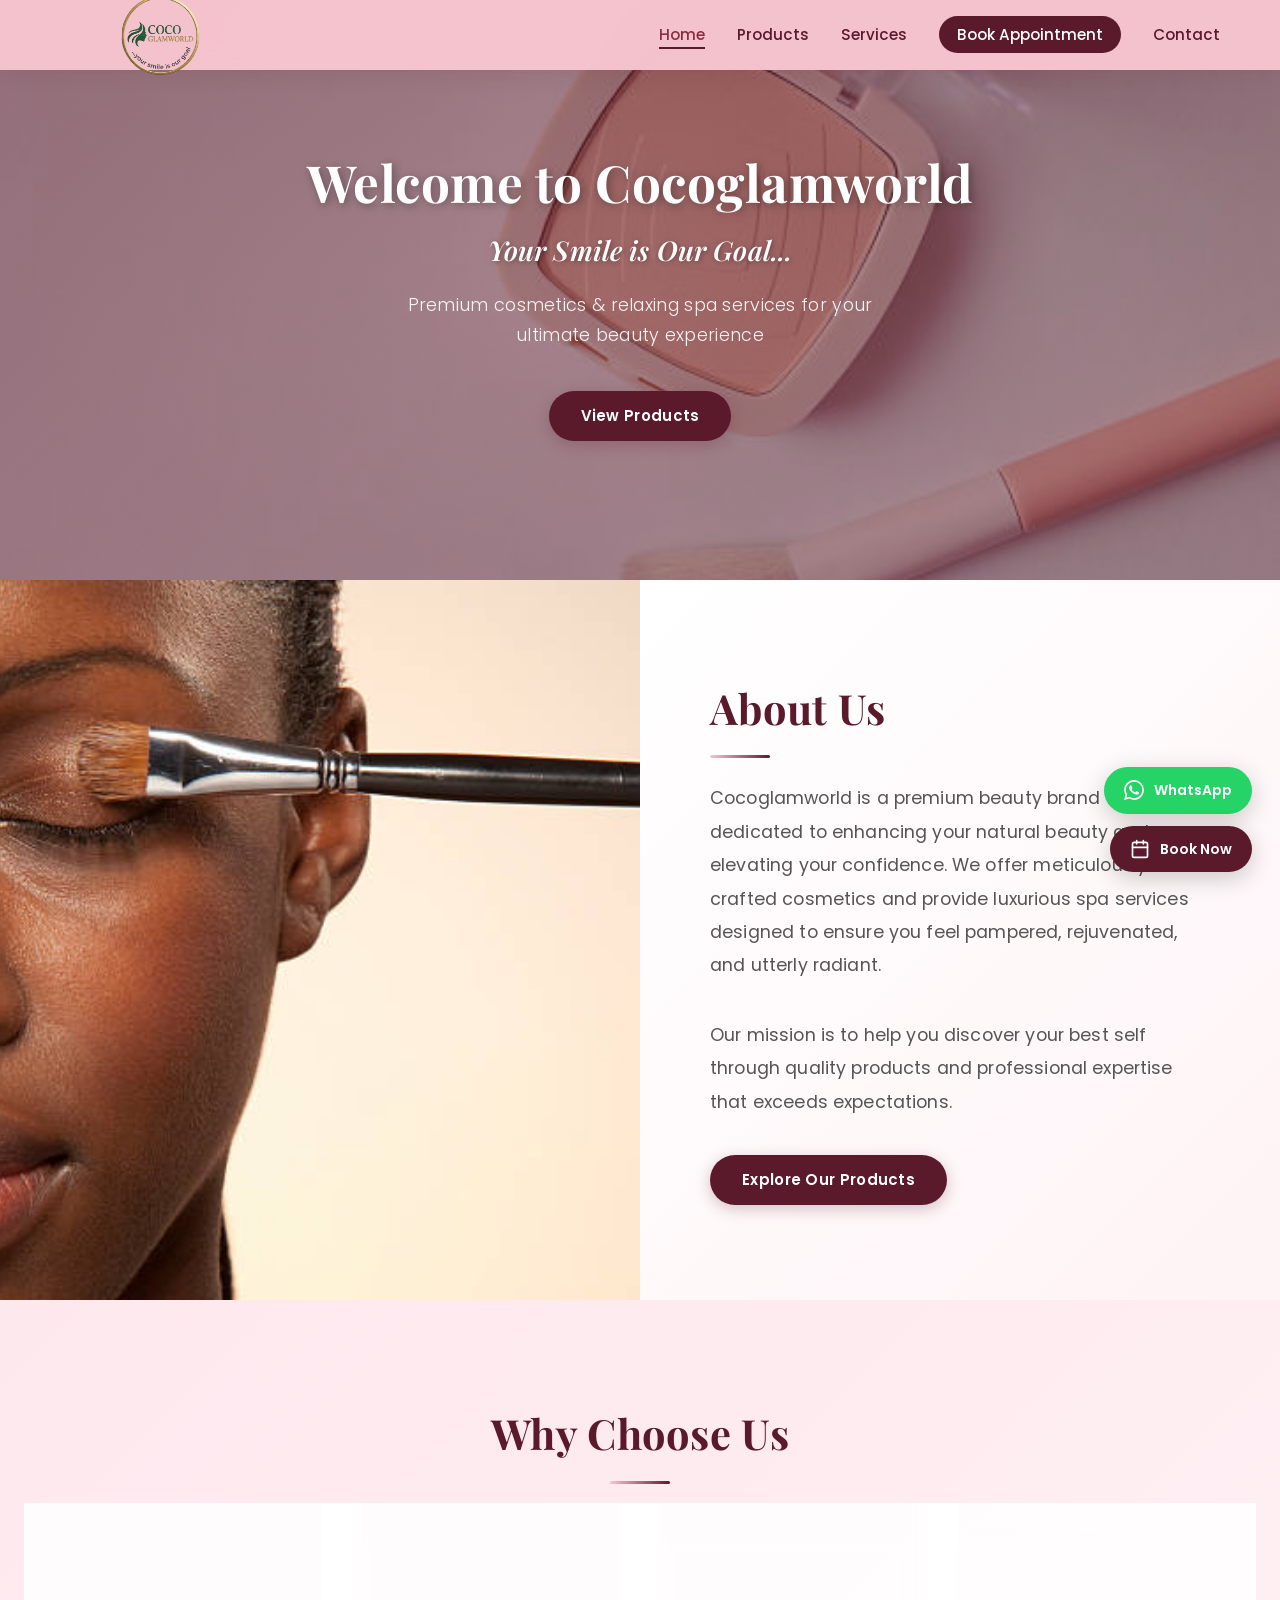
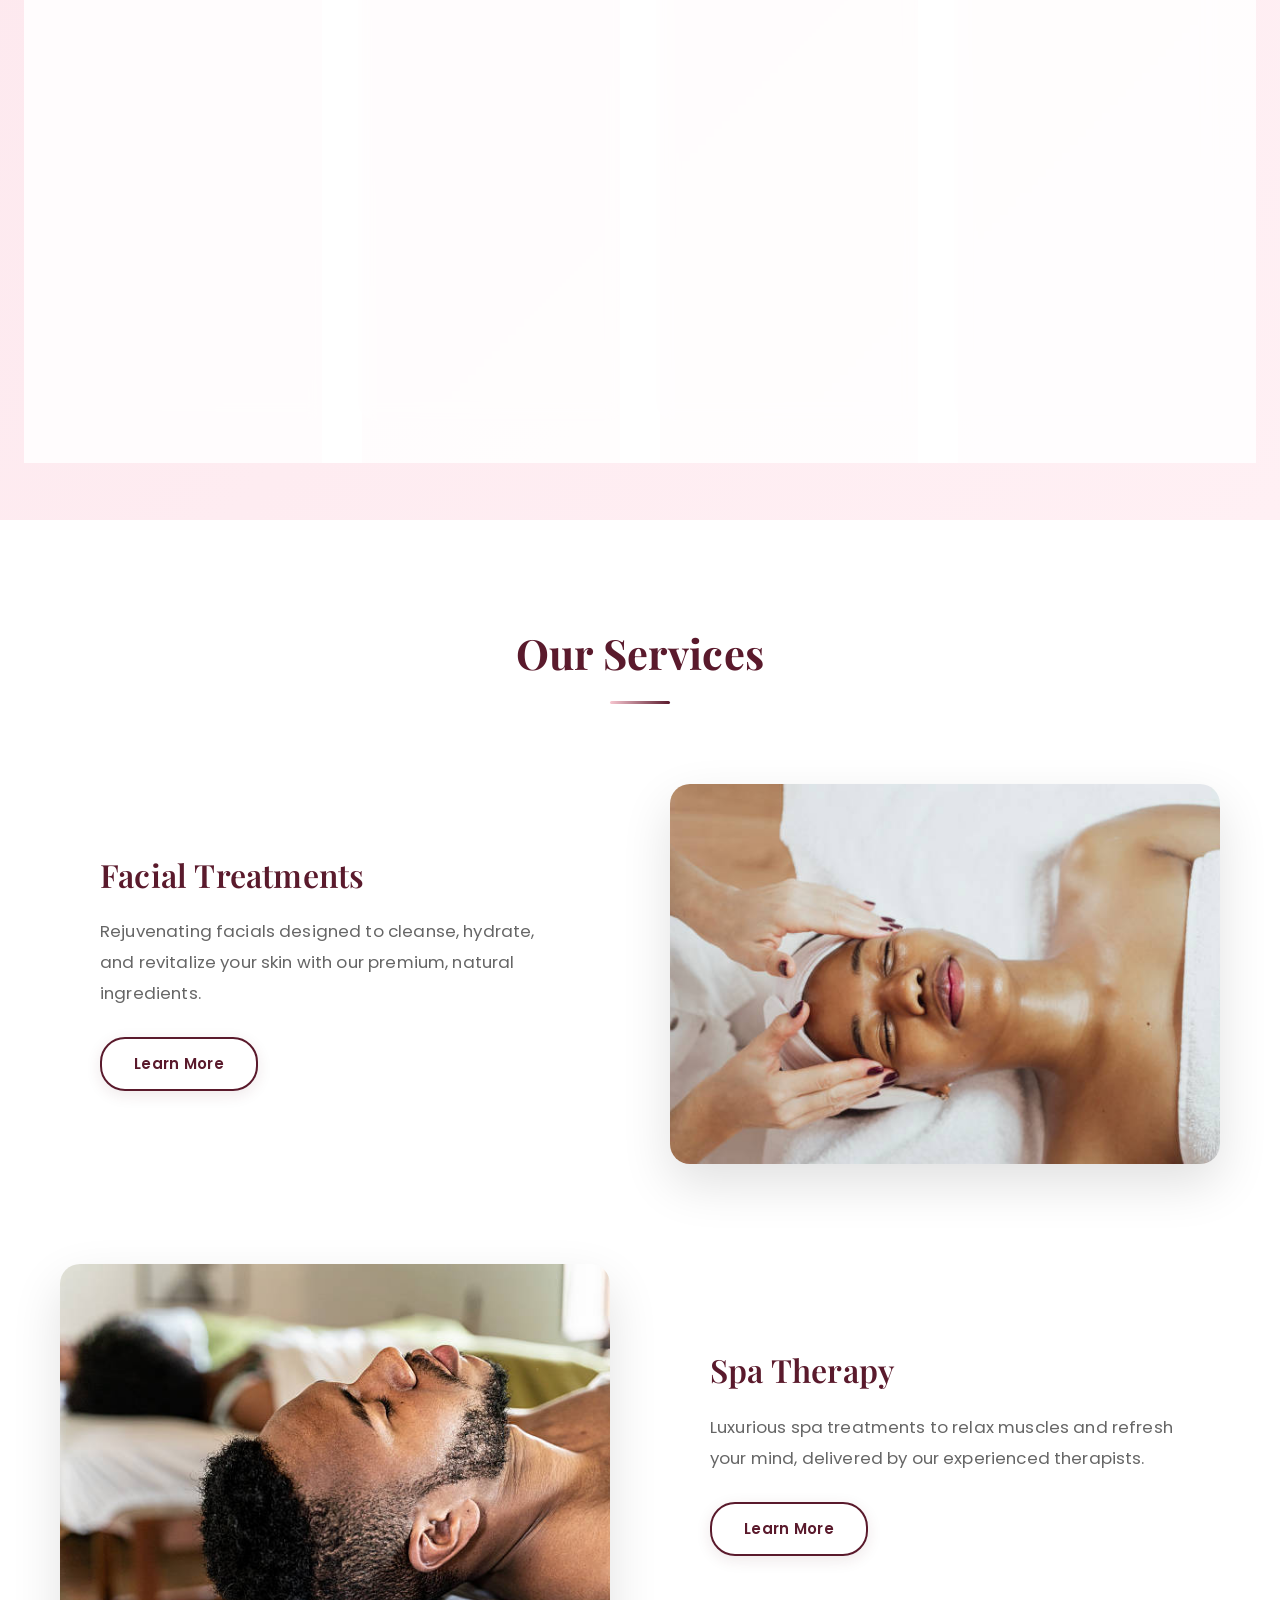
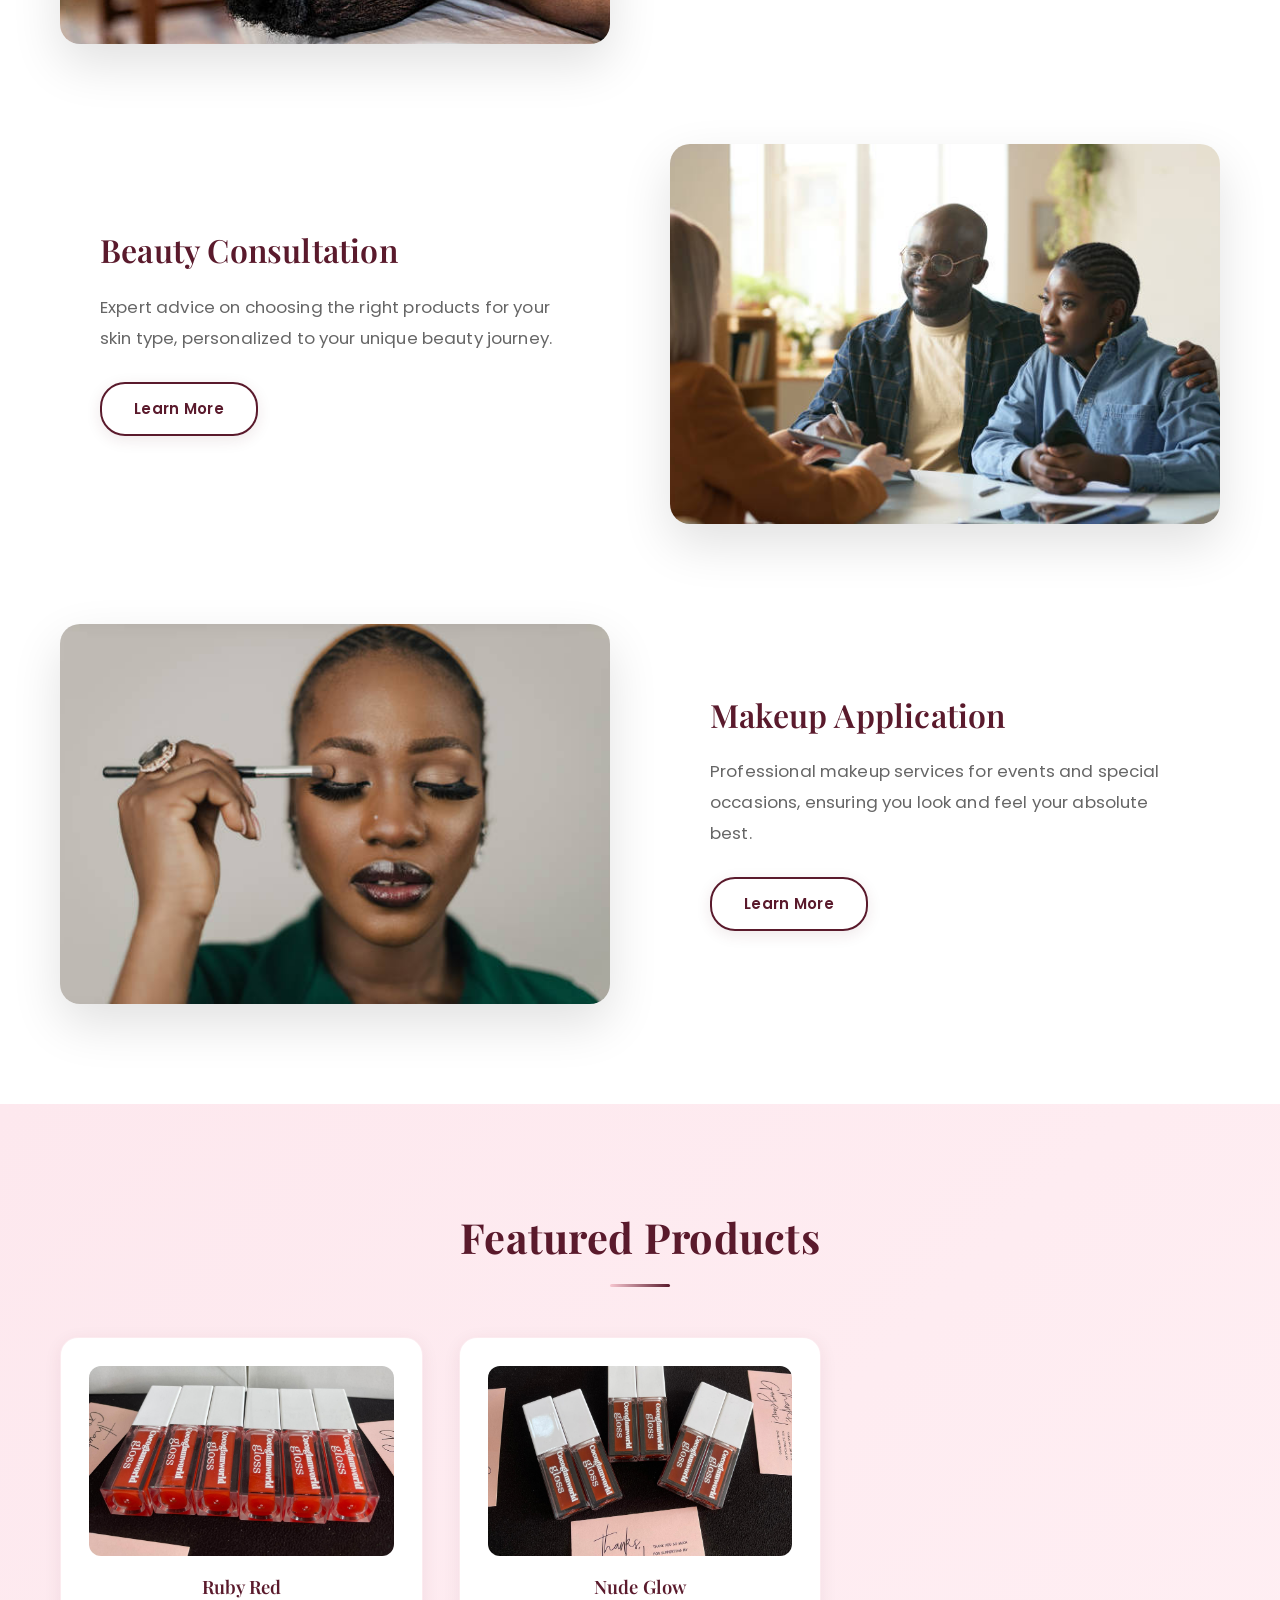
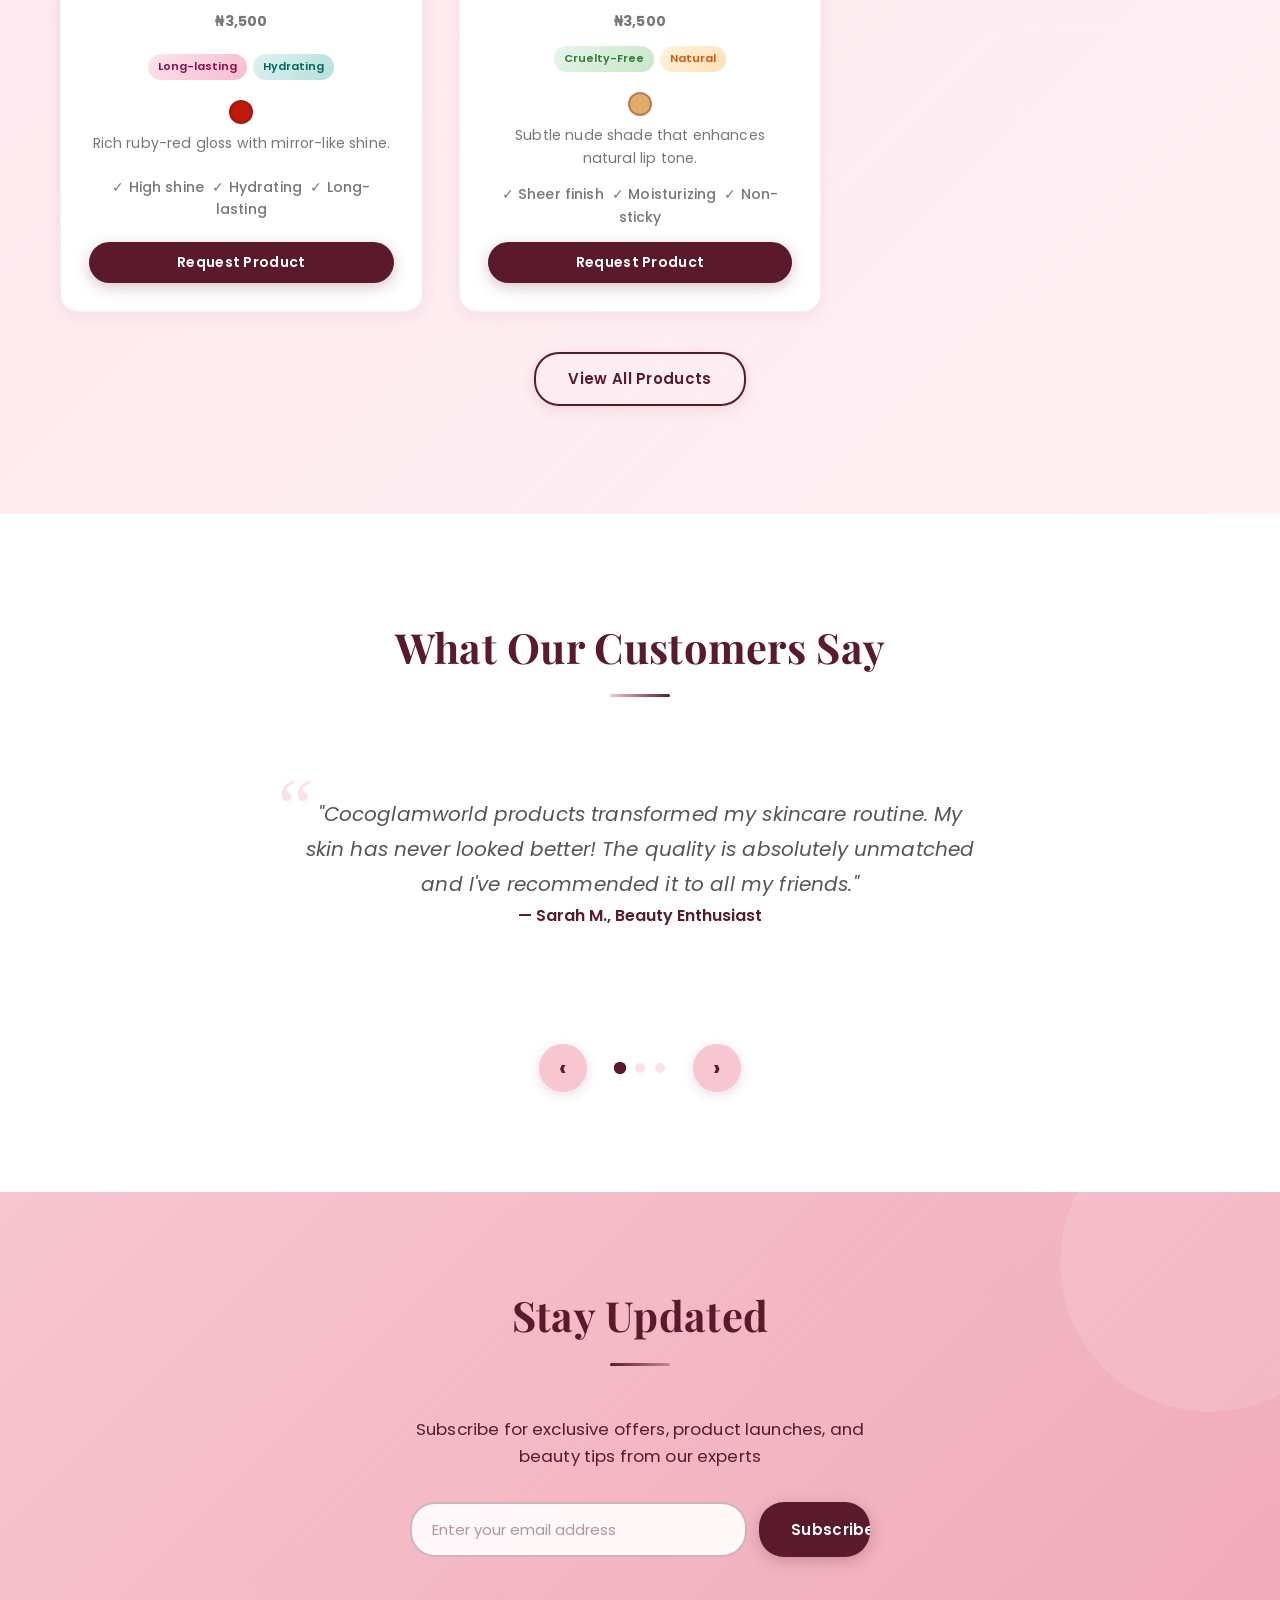
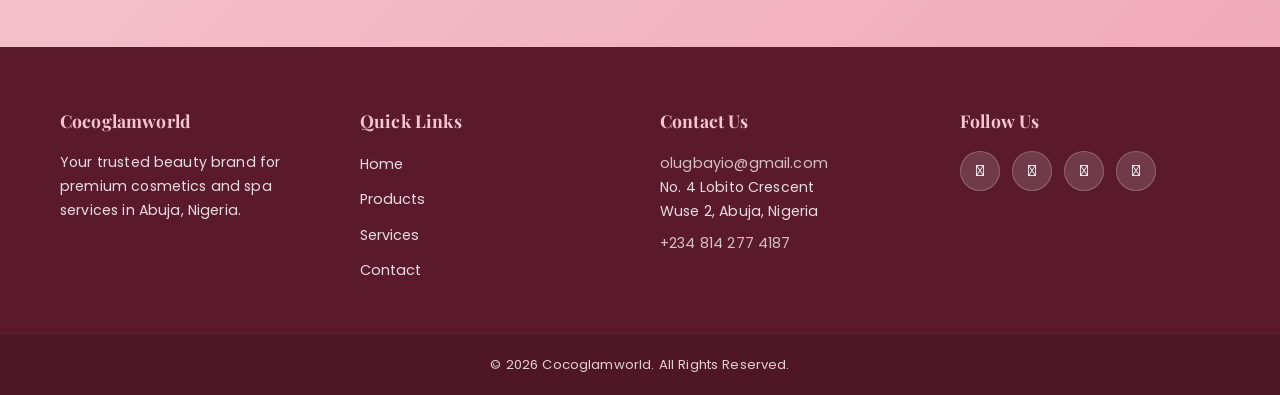
<file: index.html>
<!DOCTYPE html>
<html lang="en">
<head>
    <meta charset="UTF-8">
    <meta name="viewport" content="width=device-width, initial-scale=1.0">
    <meta name="description" content="Cocoglamworld - Premium cosmetics and professional spa services for your ultimate beauty experience. Luxurious treatments, quality products, and expert care.">
    <meta name="keywords" content="beauty, spa, cosmetics, massage, facials, skincare, luxury, Abuja">
    <meta name="author" content="Cocoglamworld">
    <meta property="og:title" content="Cocoglamworld - Premium Beauty & Spa Services">
    <meta property="og:description" content="Experience luxury spa services and premium cosmetics designed to enhance your natural beauty and boost your confidence.">
    <meta property="og:type" content="website">
    <meta property="og:url" content="https://stonecod.github.io/CocoGlamWorld/">
    <meta property="og:image" content="https://stonecod.github.io/CocoGlamWorld/images/herobackground.jpg">
    <meta property="og:image:width" content="1200">
    <meta property="og:image:height" content="630">
    <meta name="twitter:card" content="summary_large_image">
    <meta name="twitter:title" content="Cocoglamworld - Your Beauty Destination">
    <meta name="twitter:description" content="Premium cosmetics and professional spa services in Abuja, Nigeria.">
    <meta name="twitter:image" content="https://stonecod.github.io/CocoGlamWorld/images/herobackground.jpg">
    <meta name="theme-color" content="#5a1a2c">
    <meta name="apple-mobile-web-app-capable" content="yes">
    <link rel="canonical" href="https://stonecod.github.io/CocoGlamWorld/">
    <title>Cocoglamworld - Premium Cosmetics & Spa Services</title>
    <link href="https://fonts.googleapis.com/css2?family=Playfair+Display:ital,wght@0,600;0,700;0,800;1,600&family=Poppins:wght@300;400;500;600;700&display=swap" rel="stylesheet">
    <link rel="stylesheet" href="https://cdnjs.cloudflare.com/ajax/libs/font-awesome/6.5.0/css/all.min.css" integrity="sha512-o8U0q/bnuo0oH6bOCV0pzezUjIk4XwhOKQQ1MlQxfgCEibD+l6p/52tA1edQS5mKJKjzLKfKbgCorMR+N2vYLg==" crossorigin="anonymous" referrerpolicy="no-referrer" />
    <link rel="stylesheet" href="style.css">
</head>
<body>

    <!-- Navigation Bar -->
    <nav class="navbar" id="mainNav">
        <div class="nav-container">
            <a href="index.html" class="logo">
                <img src="images/roundlogo-removebg-preview.png" alt="Cocoglamworld Logo">
            </a>
            <button class="nav-toggle" id="navToggle" aria-label="Open menu">
                <span></span>
                <span></span>
                <span></span>
            </button>
            <ul class="nav-menu" id="navMenu">
                <li><a href="index.html" class="active">Home</a></li>
                <li><a href="products.html">Products</a></li>
                <li><a href="services.html">Services</a></li>
                <li><a href="checkout.html" class="nav-cta">Book Appointment</a></li>
                <li><a href="contact.html">Contact</a></li>
            </ul>
        </div>
    </nav>

    <!-- Hero Section -->
    <section class="hero" aria-label="Hero — premium beauty and spa experience">
        <div class="hero-content">
            <h1>Welcome to Cocoglamworld</h1>
            <p class="tagline">Your Smile is Our Goal...</p>
            <p class="hero-subtitle">Premium cosmetics &amp; relaxing spa services for your ultimate beauty experience</p>
            <a href="products.html" class="btn btn-primary">View Products</a>
        </div>
    </section>

    <!-- About Section -->
    <section class="about" aria-label="About Cocoglamworld">
        <div class="about-split">
            <div class="about-image reveal-left">
                <img src="images/aboutbackground.jpg" alt="Woman with natural beauty" loading="lazy" />
            </div>
            <div class="about-content reveal-right">
                <h2>About Us</h2>
                <p>
                    Cocoglamworld is a premium beauty brand dedicated to enhancing your natural beauty and elevating your confidence.
                    We offer meticulously crafted cosmetics and provide luxurious spa services designed to ensure you feel pampered,
                    rejuvenated, and utterly radiant.
                </p>
                <p>
                    Our mission is to help you discover your best self through quality products and professional expertise that exceeds expectations.
                </p>
                <a href="products.html" class="btn btn-primary">Explore Our Products</a>
            </div>
        </div>
    </section>

    <!-- Features Section -->
    <section class="features">
        <div class="container">
            <h2 class="reveal">Why Choose Us</h2>
            <div class="features-grid">
                <div class="feature-card reveal reveal-delay-1">
                    <img src="images/Premiumbeautycosmetics.jpg" alt="Premium beauty products" loading="lazy" />
                    <h3>✓ Premium Quality</h3>
                    <p>High-quality cosmetics crafted with the finest ingredients for guaranteed satisfaction</p>
                </div>
                <div class="feature-card reveal reveal-delay-2">
                    <img src="images/Expertbeautycaresession.jpg" alt="Expert beauty care session" loading="lazy" />
                    <h3>✓ Expert Care</h3>
                    <p>Professional spa treatments delivered by experienced therapists with years of expertise</p>
                </div>
                <div class="feature-card reveal reveal-delay-3">
                    <img src="images/Naturalskincareingredients.jpg" alt="Natural skincare ingredients" loading="lazy" />
                    <h3>✓ Natural Ingredients</h3>
                    <p>Skincare solutions with natural and safe ingredients, cruelty-free and dermatologically tested</p>
                </div>
                <div class="feature-card reveal reveal-delay-4">
                    <img src="images/Happycustomerconsultation.jpg" alt="Happy customer consultation" loading="lazy" />
                    <h3>✓ Customer Care</h3>
                    <p>Personalized service and 24/7 support for every customer's unique beauty journey</p>
                </div>
            </div>
        </div>
    </section>

    <!-- Services Section -->
    <section class="services" id="services">
        <div class="container">
            <h2 class="reveal">Our Services</h2>
            <div class="services-flow">
                <div class="service-block reveal">
                    <div class="service-content">
                        <h3>Facial Treatments</h3>
                        <p>Rejuvenating facials designed to cleanse, hydrate, and revitalize your skin with our premium, natural ingredients.</p>
                        <a href="services.html" class="btn btn-secondary">Learn More</a>
                    </div>
                    <div class="service-image">
                        <img src="images/facialtreatment.jpg" alt="Professional facial treatment service" loading="lazy" />
                    </div>
                </div>
                <div class="service-block reverse reveal">
                    <div class="service-content">
                        <h3>Spa Therapy</h3>
                        <p>Luxurious spa treatments to relax muscles and refresh your mind, delivered by our experienced therapists.</p>
                        <a href="services.html" class="btn btn-secondary">Learn More</a>
                    </div>
                    <div class="service-image">
                        <img src="images/spatherapy.jpg" alt="Relaxing spa therapy experience" loading="lazy" />
                    </div>
                </div>
                <div class="service-block reveal">
                    <div class="service-content">
                        <h3>Beauty Consultation</h3>
                        <p>Expert advice on choosing the right products for your skin type, personalized to your unique beauty journey.</p>
                        <a href="services.html" class="btn btn-secondary">Learn More</a>
                    </div>
                    <div class="service-image">
                        <img src="images/Happycustomerconsultation.jpg" alt="Beauty consultation session" loading="lazy" />
                    </div>
                </div>
                <div class="service-block reverse reveal">
                    <div class="service-content">
                        <h3>Makeup Application</h3>
                        <p>Professional makeup services for events and special occasions, ensuring you look and feel your absolute best.</p>
                        <a href="services.html" class="btn btn-secondary">Learn More</a>
                    </div>
                    <div class="service-image">
                        <img src="images/Makeupapplicationservice.jpg" alt="Professional makeup application service" loading="lazy" />
                    </div>
                </div>
            </div>
        </div>
    </section>

    <!-- Featured Products Section -->
    <section class="products-preview">
        <div class="container">
            <h2 class="reveal">Featured Products</h2>
            <div id="featuredContainer" class="products-grid">
                <!-- Skeleton loaders shown until JS populates -->
                <div class="skeleton-card">
                    <div class="skeleton-img"></div>
                    <div class="skeleton-text medium"></div>
                    <div class="skeleton-text short"></div>
                </div>
                <div class="skeleton-card">
                    <div class="skeleton-img"></div>
                    <div class="skeleton-text medium"></div>
                    <div class="skeleton-text short"></div>
                </div>
            </div>
            <div class="text-center reveal">
                <a href="products.html" class="btn btn-secondary">View All Products</a>
            </div>
        </div>
    </section>

    <!-- Testimonials Section -->
    <section class="testimonials">
        <div class="container">
            <h2 class="reveal">What Our Customers Say</h2>
            <div class="testimonial-slider">
                <div class="testimonial-slide active">
                    <blockquote>
                        <p>"Cocoglamworld products transformed my skincare routine. My skin has never looked better! The quality is absolutely unmatched and I've recommended it to all my friends."</p>
                        <cite>— Sarah M., Beauty Enthusiast</cite>
                    </blockquote>
                </div>
                <div class="testimonial-slide">
                    <blockquote>
                        <p>"The spa services are absolutely amazing. I feel completely relaxed and rejuvenated after every visit. The therapists are so professional and attentive to detail."</p>
                        <cite>— Jessica L., Spa Lover</cite>
                    </blockquote>
                </div>
                <div class="testimonial-slide">
                    <blockquote>
                        <p>"Best cosmetics I've used! The quality is outstanding and the results are immediate. Worth every naira spent. I'm a loyal customer for life!"</p>
                        <cite>— Amanda T., Makeup Artist</cite>
                    </blockquote>
                </div>
                <div class="slider-controls">
                    <button class="slider-btn prev" aria-label="Previous testimonial">&#8249;</button>
                    <div class="slider-dots">
                        <span class="dot active" data-slide="0"></span>
                        <span class="dot" data-slide="1"></span>
                        <span class="dot" data-slide="2"></span>
                    </div>
                    <button class="slider-btn next" aria-label="Next testimonial">&#8250;</button>
                </div>
            </div>
        </div>
    </section>

    <!-- Newsletter Section -->
    <section class="newsletter">
        <div class="container">
            <h2 class="reveal">Stay Updated</h2>
            <p class="reveal">Subscribe for exclusive offers, product launches, and beauty tips from our experts</p>
            <form action="https://formsubmit.co/olugbayio@gmail.com" method="post" class="newsletter-form reveal" id="newsletterForm">
                <input type="hidden" name="_subject" value="New Newsletter Signup - CocoGlamWorld">
                <input type="hidden" name="_captcha" value="false">
                <input type="hidden" name="_template" value="table">
                <input type="hidden" name="_autoresponse" value="Thank you for subscribing! You'll be the first to hear about our exclusive offers and beauty tips.">
                <label for="newsletterEmail" style="display:none;">Email Address</label>
                <input type="email" id="newsletterEmail" name="email" placeholder="Enter your email address" required aria-required="true" aria-label="Email address for newsletter subscription">
                <button type="submit" class="btn btn-primary">Subscribe</button>
            </form>
        </div>
    </section>

    <!-- Footer -->
    <footer class="footer">
        <div class="footer-content">
            <div class="footer-section">
                <h4>Cocoglamworld</h4>
                <p>Your trusted beauty brand for premium cosmetics and spa services in Abuja, Nigeria.</p>
            </div>
            <div class="footer-section">
                <h4>Quick Links</h4>
                <ul>
                    <li><a href="index.html">Home</a></li>
                    <li><a href="products.html">Products</a></li>
                    <li><a href="services.html">Services</a></li>
                    <li><a href="contact.html">Contact</a></li>
                </ul>
            </div>
            <div class="footer-section">
                <h4>Contact Us</h4>
                <p><a href="mailto:olugbayio@gmail.com">olugbayio@gmail.com</a></p>
                <p>No. 4 Lobito Crescent<br>Wuse 2, Abuja, Nigeria</p>
                <p style="margin-top:8px;"><a href="tel:+2348142774187">+234 814 277 4187</a></p>
            </div>
            <div class="footer-section">
                <h4>Follow Us</h4>
                <div class="social-icons">
                    <a href="https://facebook.com" target="_blank" rel="noopener noreferrer" aria-label="Facebook">
                        <i class="fab fa-facebook-f" aria-hidden="true"></i>
                    </a>
                    <a href="https://instagram.com" target="_blank" rel="noopener noreferrer" aria-label="Instagram">
                        <i class="fab fa-instagram" aria-hidden="true"></i>
                    </a>
                    <a href="https://twitter.com" target="_blank" rel="noopener noreferrer" aria-label="Twitter/X">
                        <i class="fab fa-twitter" aria-hidden="true"></i>
                    </a>
                    <a href="https://wa.me/2348142774187" target="_blank" rel="noopener noreferrer" aria-label="WhatsApp">
                        <i class="fab fa-whatsapp" aria-hidden="true"></i>
                    </a>
                </div>
            </div>
        </div>
        <div class="footer-bottom">
            <p>&copy; 2026 Cocoglamworld. All Rights Reserved.</p>
        </div>
    </footer>

    <!-- Floating Action Buttons -->
    <div class="floating-actions">
        <a href="https://wa.me/2348142774187" class="fab-button fab-whatsapp" target="_blank" rel="noopener noreferrer" aria-label="Chat on WhatsApp">
            <svg viewBox="0 0 24 24" fill="currentColor" xmlns="http://www.w3.org/2000/svg">
                <path d="M17.472 14.382c-.297-.149-1.758-.867-2.03-.967-.273-.099-.471-.148-.67.15-.197.297-.767.966-.94 1.164-.173.199-.347.223-.644.075-.297-.15-1.255-.463-2.39-1.475-.883-.788-1.48-1.761-1.653-2.059-.173-.297-.018-.458.13-.606.134-.133.298-.347.446-.52.149-.174.198-.298.298-.497.099-.198.05-.371-.025-.52-.075-.149-.669-1.612-.916-2.207-.242-.579-.487-.5-.669-.51-.173-.008-.371-.01-.57-.01-.198 0-.52.074-.792.372-.272.297-1.04 1.016-1.04 2.479 0 1.462 1.065 2.875 1.213 3.074.149.198 2.096 3.2 5.077 4.487.709.306 1.262.489 1.694.625.712.227 1.36.195 1.871.118.571-.085 1.758-.719 2.006-1.413.248-.694.248-1.289.173-1.413-.074-.124-.272-.198-.57-.347m-5.421 7.403h-.004a9.87 9.87 0 01-5.031-1.378l-.361-.214-3.741.982.998-3.648-.235-.374a9.86 9.86 0 01-1.51-5.26c.001-5.45 4.436-9.884 9.888-9.884 2.64 0 5.122 1.03 6.988 2.898a9.825 9.825 0 012.893 6.994c-.003 5.45-4.437 9.884-9.885 9.884m8.413-18.297A11.815 11.815 0 0012.05 0C5.495 0 .16 5.335.157 11.892c0 2.096.547 4.142 1.588 5.945L.057 24l6.305-1.654a11.882 11.882 0 005.683 1.448h.005c6.554 0 11.89-5.335 11.893-11.893a11.821 11.821 0 00-3.48-8.413z"/>
            </svg>
            <span>WhatsApp</span>
        </a>
        <a href="checkout.html" class="fab-button fab-book" aria-label="Book Appointment">
            <svg viewBox="0 0 24 24" fill="none" stroke="currentColor" stroke-width="2" stroke-linecap="round" stroke-linejoin="round" xmlns="http://www.w3.org/2000/svg">
                <rect x="3" y="4" width="18" height="18" rx="2" ry="2"></rect>
                <line x1="16" y1="2" x2="16" y2="6"></line>
                <line x1="8" y1="2" x2="8" y2="6"></line>
                <line x1="3" y1="10" x2="21" y2="10"></line>
            </svg>
            <span>Book Now</span>
        </a>
    </div>

    <script src="products-data.js"></script>
    <script src="script.js"></script>
</body>
</html>
</file>
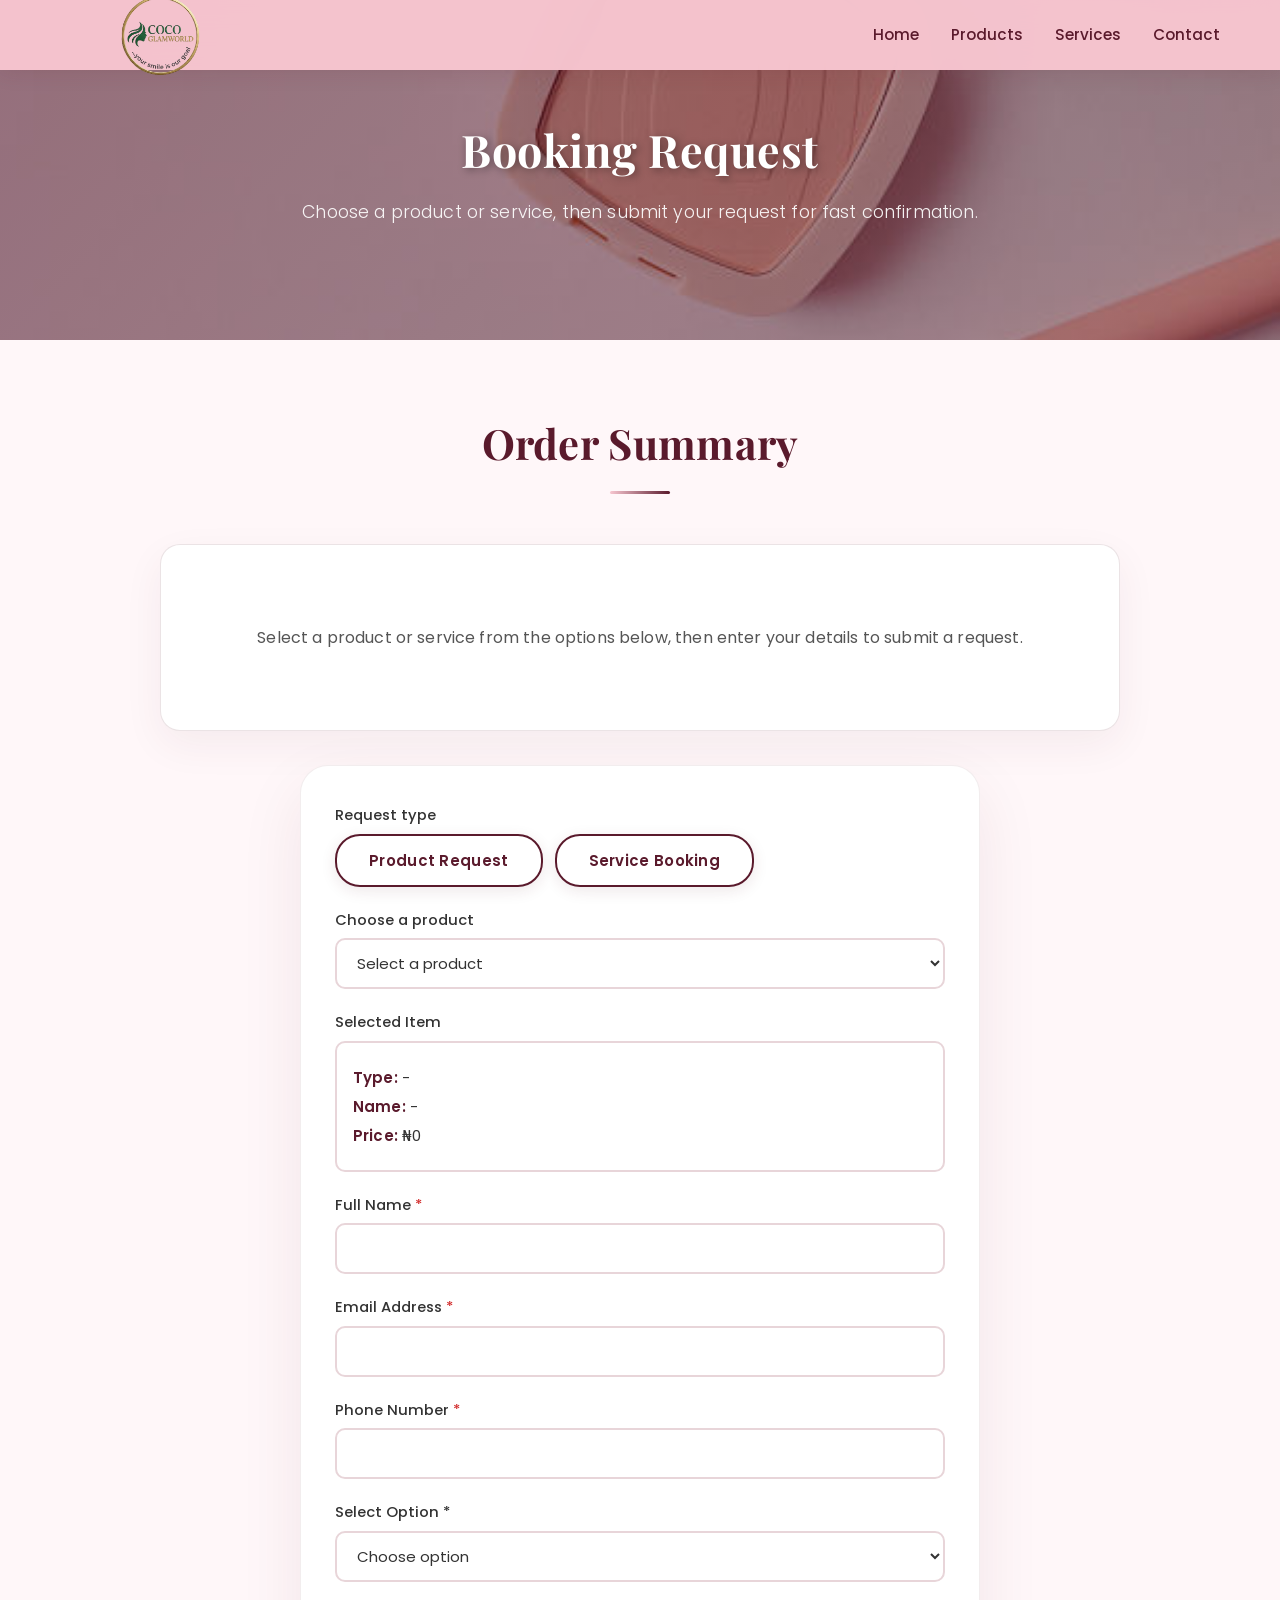
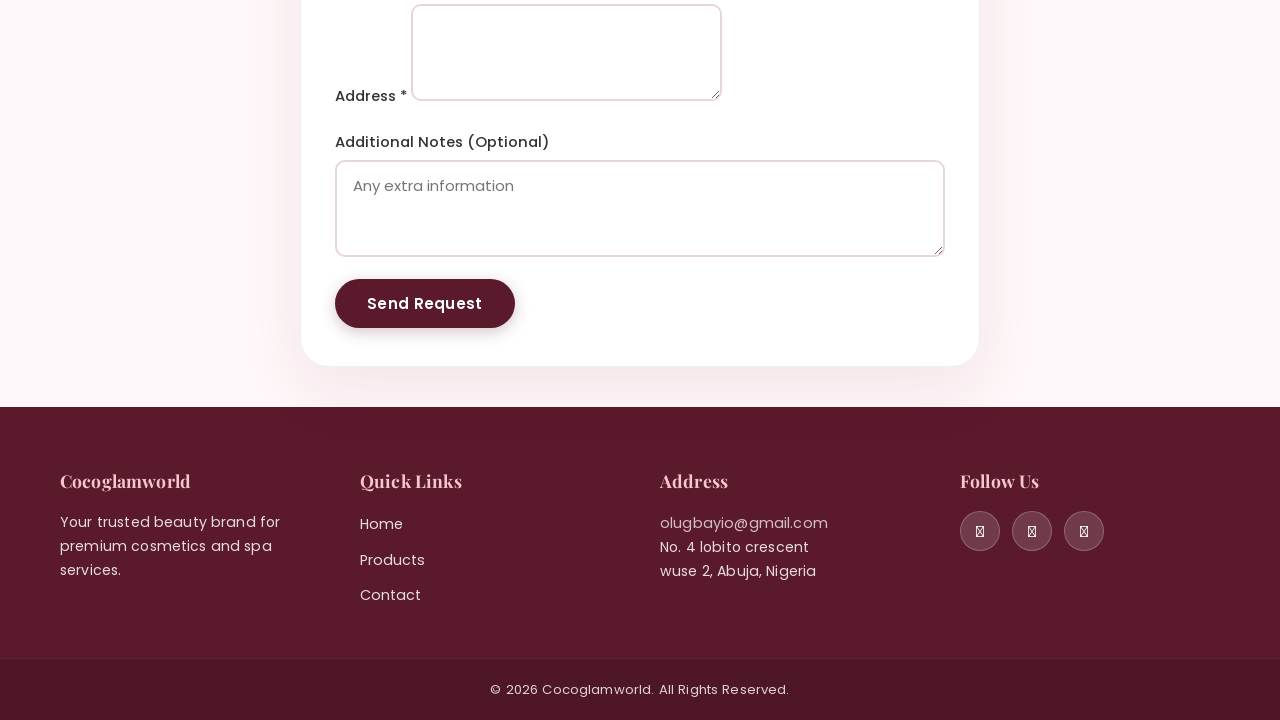
<file: checkout.html>
<!doctype html>
<html lang="en">
  <head>
    <meta charset="UTF-8" />
    <meta name="viewport" content="width=device-width, initial-scale=1.0" />
    <meta
      name="description"
      content="Request a product or appointment at Cocoglamworld. Submit your details and our team will contact you with booking and delivery information."
    />
    <meta
      name="keywords"
      content="booking, request, beauty products, spa services"
    />
    <title>Booking Request - Cocoglamworld</title>
    <link
      href="https://fonts.googleapis.com/css2?family=Playfair+Display:wght@600;700;800&family=Poppins:wght@300;400;500;600;700&display=swap"
      rel="stylesheet"
    />
    <link rel="stylesheet" href="https://cdnjs.cloudflare.com/ajax/libs/font-awesome/6.5.0/css/all.min.css" integrity="sha512-o8U0q/bnuo0oH6bOCV0pzezUjIk4XwhOKQQ1MlQxfgCEibD+l6p/52tA1edQS5mKJKjzLKfKbgCorMR+N2vYLg==" crossorigin="anonymous" referrerpolicy="no-referrer" />
    <link rel="stylesheet" href="style.css" />
  </head>
  <body>
    <!-- Navigation Bar -->
    <nav class="navbar">
      <div class="nav-container">
        <a href="index.html" class="logo"
          ><img
            src="images/roundlogo-removebg-preview.png"
            alt="Cocoglamworld Logo"
        /></a>
        <button class="nav-toggle" id="navToggle" aria-label="Open menu">
          <span></span>
          <span></span>
          <span></span>
        </button>
        <ul class="nav-menu" id="navMenu">
          <li><a href="index.html">Home</a></li>
          <li><a href="products.html">Products</a></li>
          <li><a href="services.html">Services</a></li>
          <li><a href="contact.html">Contact</a></li>
        </ul>
      </div>
    </nav>

    <!-- Page Header -->
    <section
      class="page-header"
      aria-label="Booking request page header with luxury cosmetics background image"
    >
      <div class="container">
        <h1>Booking Request</h1>
        <p>Choose a product or service, then submit your request for fast confirmation.</p>
      </div>
    </section>

    <!-- Unified Checkout Section -->
    <section class="order-form">
      <div class="container">
        <h2>Order Summary</h2>
        <p id="checkoutIntro">
          Select a product or service from the options below, then enter your details to submit a request.
        </p>

        <div class="order-form-element">
          <form
            id="checkoutForm"
            action="https://formsubmit.co/olugbayio@gmail.com"
            method="POST"
          >
            <div class="form-group">
              <label>Request type</label>
              <div>
                <button type="button" id="itemTypeProduct" class="btn btn-secondary active">Product Request</button>
                <button type="button" id="itemTypeService" class="btn btn-secondary">Service Booking</button>
              </div>
            </div>
            <div class="form-group">
              <label id="itemChoiceLabel" for="itemChoice">Choose a product</label>
              <select id="itemChoice" name="item_choice">
                <option value="">Select a product</option>
              </select>
            </div>
            <div class="form-group" id="itemChoiceInfo" style="display:none; color:#555; font-size:0.95rem; line-height:1.5; margin-bottom:12px; padding: 12px 16px; border: 1px solid #e8d5d9; border-radius: 10px; background:#fff;"></div>

          <!-- Item summary -->
          <div class="form-group">
            <label>Selected Item</label>
            <div
              class="selected-item-display"
            >
              <p><strong>Type:</strong> <span id="selectedItemType">-</span></p>
              <p><strong>Name:</strong> <span id="selectedItemName">-</span></p>
              <p>
                <strong>Price:</strong> <span id="selectedItemPrice">₦0</span>
              </p>
            </div>
          </div>

            <!-- Hidden fields required by spec -->
            <input type="hidden" name="item_name" id="itemName" />
            <input type="hidden" name="item_price" id="itemPrice" />
            <input type="hidden" name="quantity" id="itemQuantity" value="1" />
            <!-- Helpful extra metadata -->
            <input type="hidden" name="order_type" id="orderType" />
            <input type="hidden" name="_subject" value="New Submission - CocoGlamWorld">
            <input type="hidden" name="_captcha" value="false">
            <input type="hidden" name="_template" value="table">
            <input type="hidden" name="_autoresponse" value="Thank you! We have received your message.">
            <input type="hidden" name="_next" value="success.html">

            <div class="form-group" id="quantityGroup" style="display: none;">
              <label for="quantity">Quantity</label>
              <input
                type="number"
                id="quantity"
                name="quantity_visible"
                class="quantity-input"
                min="1"
                value="1"
                step="1"
                required
              />
            </div>

            <div class="form-group">
              <label for="fullName"
                >Full Name <span style="color: #d32f2f">*</span></label
              >
              <input
                type="text"
                id="fullName"
                name="full_name"
                required
                minlength="3"
                aria-required="true"
              />
            </div>

            <div class="form-group">
              <label for="email"
                >Email Address <span style="color: #d32f2f">*</span></label
              >
              <input
                type="email"
                id="email"
                name="email"
                required
                aria-required="true"
              />
            </div>

            <div class="form-group">
              <label for="phone"
                >Phone Number <span style="color: #d32f2f">*</span></label
              >
              <input
                type="tel"
                id="phone"
                name="phone"
                required
                pattern="[0-9+\\-\\s()]{7,}"
                title="Please enter a valid phone number (at least 7 digits)"
                aria-required="true"
              />
            </div>

            <!-- Delivery / Service Location -->
            <div class="form-group" id="locationGroup">
              <label for="locationOption">Select Option *</label>
              <select id="locationOption" name="location_option">
                <option value="">Choose option</option>
              </select>
            </div>

            <!-- Address Field -->
            <div class="form-group" id="addressGroup" style="display: none">
              <label for="address" id="addressLabel">Address *</label>
              <textarea
                id="address"
                name="address"
                rows="3"
                placeholder="Enter your address"
              >
              </textarea>
            </div>

            <!-- Extra Notes -->
            <div class="form-group">
              <label for="notes">Additional Notes (Optional)</label>
              <textarea
                id="notes"
                name="notes"
                rows="3"
                placeholder="Any extra information"
              ></textarea>
            </div>

            <div
              id="checkoutError"
              class="form-error"
              role="alert"
              aria-live="polite"
            ></div>

            <button type="submit" id="payNowBtn" class="btn btn-primary">
              Send Request
            </button>
          </form>
        </div>
      </div>
    </section>

    <!-- Footer -->
    <footer class="footer">
      <div class="footer-content">
        <div class="footer-section">
          <h4>Cocoglamworld</h4>
          <p>
            Your trusted beauty brand for premium cosmetics and spa services.
          </p>
        </div>
        <div class="footer-section">
          <h4>Quick Links</h4>
          <ul>
            <li><a href="index.html">Home</a></li>
            <li><a href="products.html">Products</a></li>
            <li><a href="contact.html">Contact</a></li>
          </ul>
        </div>
        <div class="footer-section">
          <h4>Address</h4>
          <p><a href="mailto:olugbayio@gmail.com">olugbayio@gmail.com</a></p>

          <p>No. 4 lobito crescent<br />wuse 2, Abuja, Nigeria</p>
        </div>
        <div class="footer-section">
          <h4>Follow Us</h4>
          <div class="social-icons">
            <a
              href="https://facebook.com"
              target="_blank"
              rel="noopener noreferrer"
              aria-label="Facebook"
            ><i class="fab fa-facebook-f" aria-hidden="true"></i></a>
            <a
              href="https://instagram.com"
              target="_blank"
              rel="noopener noreferrer"
              aria-label="Instagram"
            ><i class="fab fa-instagram" aria-hidden="true"></i></a>
            <a
              href="https://twitter.com"
              target="_blank"
              rel="noopener noreferrer"
              aria-label="Twitter"
            ><i class="fab fa-twitter" aria-hidden="true"></i></a>
          </div>
        </div>
      </div>
      <div class="footer-bottom">
        <p>&copy; 2026 Cocoglamworld. All Rights Reserved.</p>
      </div>
    </footer>

    <script src="products-data.js"></script>
    <script src="services-data.js"></script>
    <script src="script.js"></script>
    <script src="checkout.js"></script>
  </body>
</html>
</file>
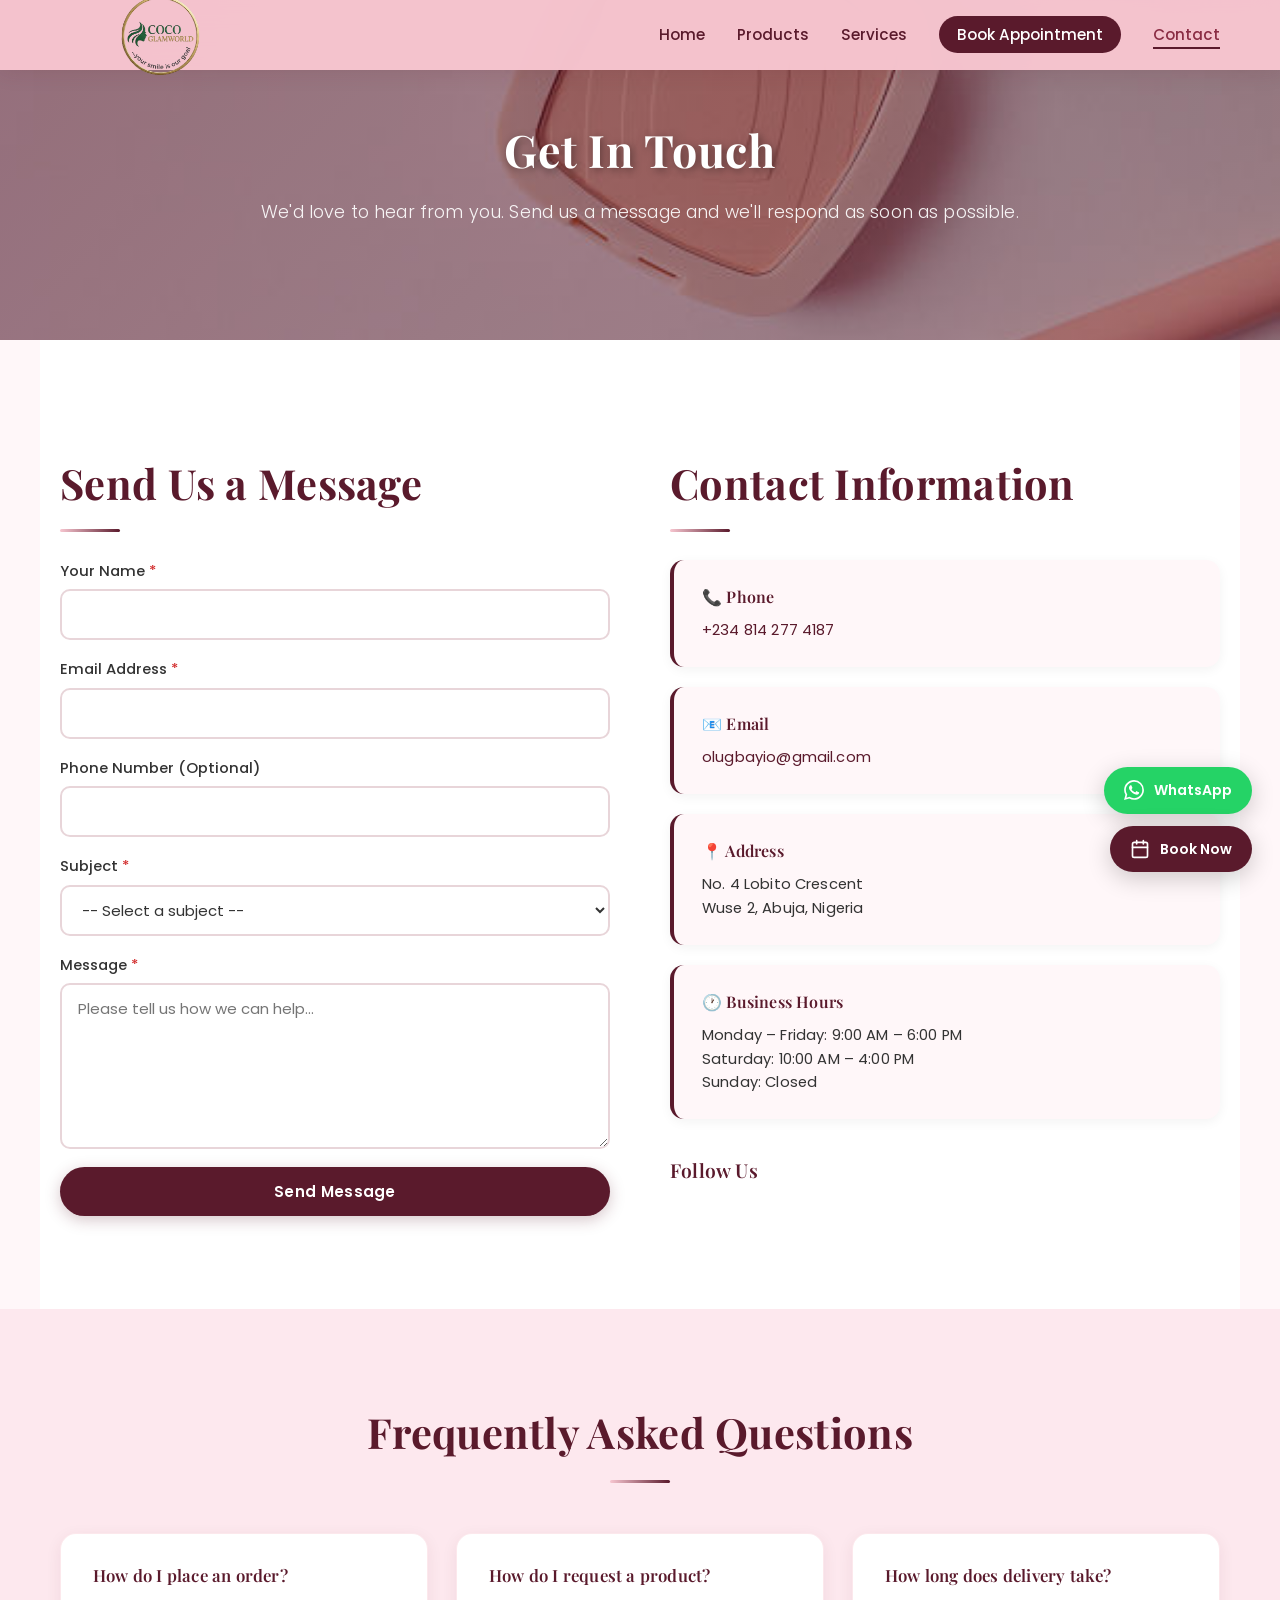
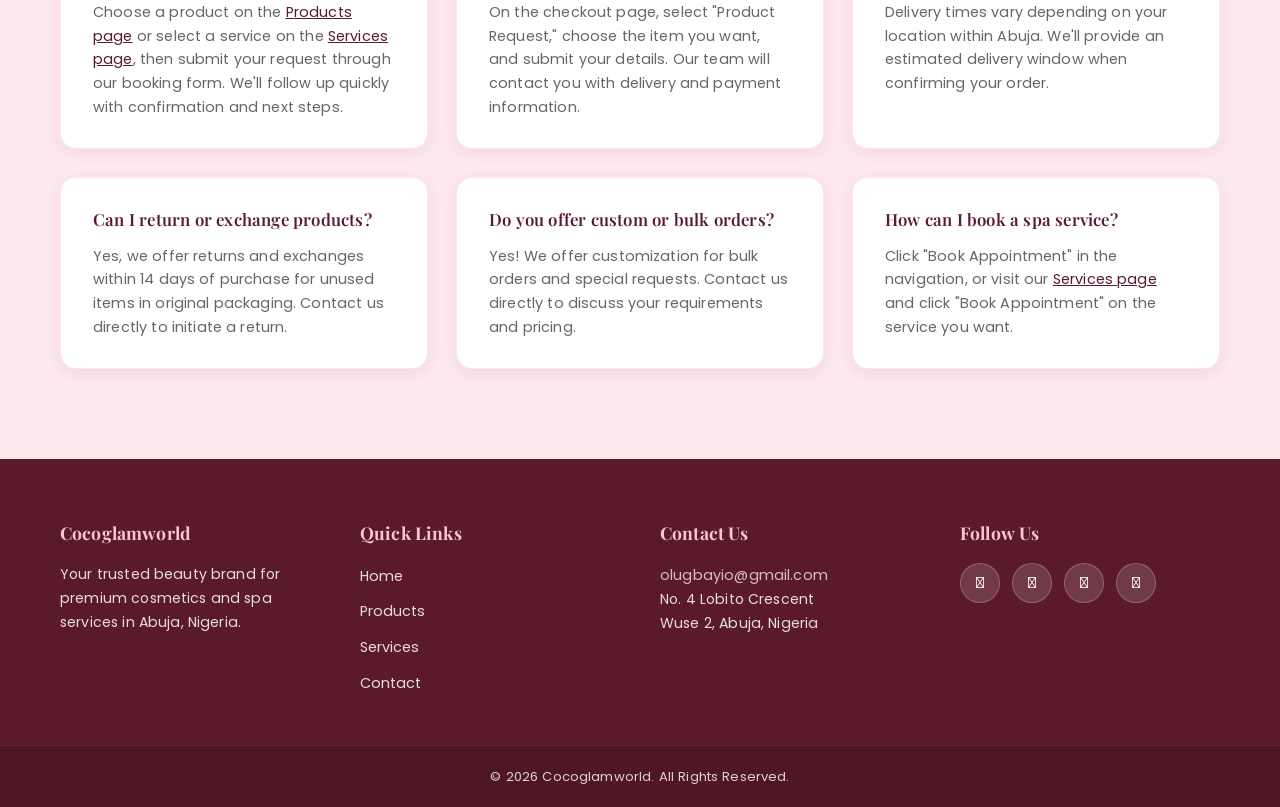
<file: contact.html>
<!DOCTYPE html>
<html lang="en">
<head>
    <meta charset="UTF-8">
    <meta name="viewport" content="width=device-width, initial-scale=1.0">
    <meta name="description" content="Get in touch with Cocoglamworld. We're here to answer your questions about our products and services. Contact us by phone, email, or visit our salon in Abuja.">
    <meta name="keywords" content="contact, customer service, spa contact, beauty consultation, Abuja">
    <meta property="og:title" content="Contact Us - Cocoglamworld">
    <meta property="og:description" content="Reach out to us for product inquiries, service bookings, and customer support.">
    <meta property="og:image" content="https://stonecod.github.io/CocoGlamWorld/images/herobackground.jpg">
    <meta name="twitter:card" content="summary_large_image">
    <meta name="twitter:image" content="https://stonecod.github.io/CocoGlamWorld/images/herobackground.jpg">
    <title>Contact Us - Cocoglamworld</title>
    <link href="https://fonts.googleapis.com/css2?family=Playfair+Display:ital,wght@0,600;0,700;0,800;1,600&family=Poppins:wght@300;400;500;600;700&display=swap" rel="stylesheet">
    <link rel="stylesheet" href="https://cdnjs.cloudflare.com/ajax/libs/font-awesome/6.5.0/css/all.min.css" integrity="sha512-o8U0q/bnuo0oH6bOCV0pzezUjIk4XwhOKQQ1MlQxfgCEibD+l6p/52tA1edQS5mKJKjzLKfKbgCorMR+N2vYLg==" crossorigin="anonymous" referrerpolicy="no-referrer" />
    <link rel="stylesheet" href="style.css">
</head>
<body>

    <!-- Navigation Bar -->
    <nav class="navbar" id="mainNav">
        <div class="nav-container">
            <a href="index.html" class="logo">
                <img src="images/roundlogo-removebg-preview.png" alt="Cocoglamworld Logo">
            </a>
            <button class="nav-toggle" id="navToggle" aria-label="Open menu">
                <span></span>
                <span></span>
                <span></span>
            </button>
            <ul class="nav-menu" id="navMenu">
                <li><a href="index.html">Home</a></li>
                <li><a href="products.html">Products</a></li>
                <li><a href="services.html">Services</a></li>
                <li><a href="checkout.html" class="nav-cta">Book Appointment</a></li>
                <li><a href="contact.html" class="active">Contact</a></li>
            </ul>
        </div>
    </nav>

    <!-- Page Header -->
    <section class="page-header" aria-label="Contact page header">
        <div class="container">
            <h1>Get In Touch</h1>
            <p>We'd love to hear from you. Send us a message and we'll respond as soon as possible.</p>
        </div>
    </section>

    <!-- Contact Section -->
    <section class="contact-section">
        <div class="contact-wrapper">
            <!-- Contact Form -->
            <div class="contact-form-container reveal-left">
                <h2>Send Us a Message</h2>
                <form id="contactForm" action="https://formsubmit.co/olugbayio@gmail.com" method="POST" class="contact-form">
                    <input type="hidden" name="_subject" value="New Message - CocoGlamWorld Contact Form">
                    <input type="hidden" name="_captcha" value="false">
                    <input type="hidden" name="_template" value="table">
                    <input type="hidden" name="_autoresponse" value="Thank you for reaching out! We'll get back to you within 24 hours.">
                    <div class="form-group">
                        <label for="contactName">Your Name <span style="color: #d32f2f;">*</span></label>
                        <input type="text" id="contactName" name="name" required minlength="3" pattern="[A-Za-z\s]+" title="Please enter your name (letters and spaces only)" aria-required="true">
                    </div>
                    <div class="form-group">
                        <label for="contactEmail">Email Address <span style="color: #d32f2f;">*</span></label>
                        <input type="email" id="contactEmail" name="email" required aria-required="true">
                    </div>
                    <div class="form-group">
                        <label for="contactPhone">Phone Number (Optional)</label>
                        <input type="tel" id="contactPhone" name="phone">
                    </div>
                    <div class="form-group">
                        <label for="contactSubject">Subject <span style="color: #d32f2f;">*</span></label>
                        <select id="contactSubject" name="subject" required aria-required="true">
                            <option value="">-- Select a subject --</option>
                            <option value="Product Inquiry">Product Inquiry</option>
                            <option value="Service Inquiry">Service Inquiry</option>
                            <option value="Feedback">Feedback</option>
                            <option value="Partnership">Partnership Opportunity</option>
                            <option value="Other">Other</option>
                        </select>
                    </div>
                    <div class="form-group">
                        <label for="contactMessage">Message <span style="color: #d32f2f;">*</span></label>
                        <textarea id="contactMessage" name="message" rows="6" placeholder="Please tell us how we can help..." required minlength="10" aria-required="true"></textarea>
                    </div>
                    <button type="submit" class="btn btn-primary">Send Message</button>
                </form>
            </div>

            <!-- Contact Information -->
            <div class="contact-info-container reveal-right">
                <h2>Contact Information</h2>
                <div class="contact-info">
                    <div class="info-card">
                        <h3>📞 Phone</h3>
                        <p><a href="tel:+2348142774187">+234 814 277 4187</a></p>
                    </div>
                    <div class="info-card">
                        <h3>📧 Email</h3>
                        <p><a href="mailto:olugbayio@gmail.com">olugbayio@gmail.com</a></p>
                    </div>
                    <div class="info-card">
                        <h3>📍 Address</h3>
                        <p>No. 4 Lobito Crescent<br>Wuse 2, Abuja, Nigeria</p>
                    </div>
                    <div class="info-card">
                        <h3>🕐 Business Hours</h3>
                        <p>Monday – Friday: 9:00 AM – 6:00 PM<br>Saturday: 10:00 AM – 4:00 PM<br>Sunday: Closed</p>
                    </div>
                </div>

                <h3 style="margin-top: 36px; color: var(--secondary-color); font-size: 1.2rem;">Follow Us</h3>
                <div class="social-links" style="gap: 12px; margin-top: 14px;">
                    <a href="https://facebook.com" target="_blank" rel="noopener noreferrer" aria-label="Facebook">FB</a>
                    <a href="https://instagram.com" target="_blank" rel="noopener noreferrer" aria-label="Instagram">IG</a>
                    <a href="https://twitter.com" target="_blank" rel="noopener noreferrer" aria-label="Twitter/X">X</a>
                    <a href="https://wa.me/2348142774187" target="_blank" rel="noopener noreferrer" aria-label="WhatsApp">WA</a>
                </div>
            </div>
        </div>
    </section>

    <!-- FAQ Section -->
    <section class="faq-section">
        <div class="container">
            <h2 class="reveal">Frequently Asked Questions</h2>
            <div class="faq-grid">
                <div class="faq-card reveal reveal-delay-1">
                    <h3>How do I place an order?</h3>
                    <p>Choose a product on the <a href="products.html">Products page</a> or select a service on the <a href="services.html">Services page</a>, then submit your request through our booking form. We'll follow up quickly with confirmation and next steps.</p>
                </div>
                <div class="faq-card reveal reveal-delay-2">
                    <h3>How do I request a product?</h3>
                    <p>On the checkout page, select "Product Request," choose the item you want, and submit your details. Our team will contact you with delivery and payment information.</p>
                </div>
                <div class="faq-card reveal reveal-delay-3">
                    <h3>How long does delivery take?</h3>
                    <p>Delivery times vary depending on your location within Abuja. We'll provide an estimated delivery window when confirming your order.</p>
                </div>
                <div class="faq-card reveal reveal-delay-4">
                    <h3>Can I return or exchange products?</h3>
                    <p>Yes, we offer returns and exchanges within 14 days of purchase for unused items in original packaging. Contact us directly to initiate a return.</p>
                </div>
                <div class="faq-card reveal">
                    <h3>Do you offer custom or bulk orders?</h3>
                    <p>Yes! We offer customization for bulk orders and special requests. Contact us directly to discuss your requirements and pricing.</p>
                </div>
                <div class="faq-card reveal">
                    <h3>How can I book a spa service?</h3>
                    <p>Click "Book Appointment" in the navigation, or visit our <a href="services.html">Services page</a> and click "Book Appointment" on the service you want.</p>
                </div>
            </div>
        </div>
    </section>

    <!-- Footer -->
    <footer class="footer">
        <div class="footer-content">
            <div class="footer-section">
                <h4>Cocoglamworld</h4>
                <p>Your trusted beauty brand for premium cosmetics and spa services in Abuja, Nigeria.</p>
            </div>
            <div class="footer-section">
                <h4>Quick Links</h4>
                <ul>
                    <li><a href="index.html">Home</a></li>
                    <li><a href="products.html">Products</a></li>
                    <li><a href="services.html">Services</a></li>
                    <li><a href="contact.html">Contact</a></li>
                </ul>
            </div>
            <div class="footer-section">
                <h4>Contact Us</h4>
                <p><a href="mailto:olugbayio@gmail.com">olugbayio@gmail.com</a></p>
                <p>No. 4 Lobito Crescent<br>Wuse 2, Abuja, Nigeria</p>
            </div>
            <div class="footer-section">
                <h4>Follow Us</h4>
                <div class="social-icons">
                    <a href="https://facebook.com" target="_blank" rel="noopener noreferrer" aria-label="Facebook">
                        <i class="fab fa-facebook-f" aria-hidden="true"></i>
                    </a>
                    <a href="https://instagram.com" target="_blank" rel="noopener noreferrer" aria-label="Instagram">
                        <i class="fab fa-instagram" aria-hidden="true"></i>
                    </a>
                    <a href="https://twitter.com" target="_blank" rel="noopener noreferrer" aria-label="Twitter/X">
                        <i class="fab fa-twitter" aria-hidden="true"></i>
                    </a>
                    <a href="https://wa.me/2348142774187" target="_blank" rel="noopener noreferrer" aria-label="WhatsApp">
                        <i class="fab fa-whatsapp" aria-hidden="true"></i>
                    </a>
                </div>
            </div>
        </div>
        <div class="footer-bottom">
            <p>&copy; 2026 Cocoglamworld. All Rights Reserved.</p>
        </div>
    </footer>

    <!-- Floating Action Buttons -->
    <div class="floating-actions">
        <a href="https://wa.me/2348142774187" class="fab-button fab-whatsapp" target="_blank" rel="noopener noreferrer" aria-label="Chat on WhatsApp">
            <svg viewBox="0 0 24 24" fill="currentColor" xmlns="http://www.w3.org/2000/svg">
                <path d="M17.472 14.382c-.297-.149-1.758-.867-2.03-.967-.273-.099-.471-.148-.67.15-.197.297-.767.966-.94 1.164-.173.199-.347.223-.644.075-.297-.15-1.255-.463-2.39-1.475-.883-.788-1.48-1.761-1.653-2.059-.173-.297-.018-.458.13-.606.134-.133.298-.347.446-.52.149-.174.198-.298.298-.497.099-.198.05-.371-.025-.52-.075-.149-.669-1.612-.916-2.207-.242-.579-.487-.5-.669-.51-.173-.008-.371-.01-.57-.01-.198 0-.52.074-.792.372-.272.297-1.04 1.016-1.04 2.479 0 1.462 1.065 2.875 1.213 3.074.149.198 2.096 3.2 5.077 4.487.709.306 1.262.489 1.694.625.712.227 1.36.195 1.871.118.571-.085 1.758-.719 2.006-1.413.248-.694.248-1.289.173-1.413-.074-.124-.272-.198-.57-.347m-5.421 7.403h-.004a9.87 9.87 0 01-5.031-1.378l-.361-.214-3.741.982.998-3.648-.235-.374a9.86 9.86 0 01-1.51-5.26c.001-5.45 4.436-9.884 9.888-9.884 2.64 0 5.122 1.03 6.988 2.898a9.825 9.825 0 012.893 6.994c-.003 5.45-4.437 9.884-9.885 9.884m8.413-18.297A11.815 11.815 0 0012.05 0C5.495 0 .16 5.335.157 11.892c0 2.096.547 4.142 1.588 5.945L.057 24l6.305-1.654a11.882 11.882 0 005.683 1.448h.005c6.554 0 11.89-5.335 11.893-11.893a11.821 11.821 0 00-3.48-8.413z"/>
            </svg>
            <span>WhatsApp</span>
        </a>
        <a href="checkout.html" class="fab-button fab-book" aria-label="Book Appointment">
            <svg viewBox="0 0 24 24" fill="none" stroke="currentColor" stroke-width="2" stroke-linecap="round" stroke-linejoin="round" xmlns="http://www.w3.org/2000/svg">
                <rect x="3" y="4" width="18" height="18" rx="2" ry="2"></rect>
                <line x1="16" y1="2" x2="16" y2="6"></line>
                <line x1="8" y1="2" x2="8" y2="6"></line>
                <line x1="3" y1="10" x2="21" y2="10"></line>
            </svg>
            <span>Book Now</span>
        </a>
    </div>

    <script src="script.js"></script>
</body>
</html>
</file>
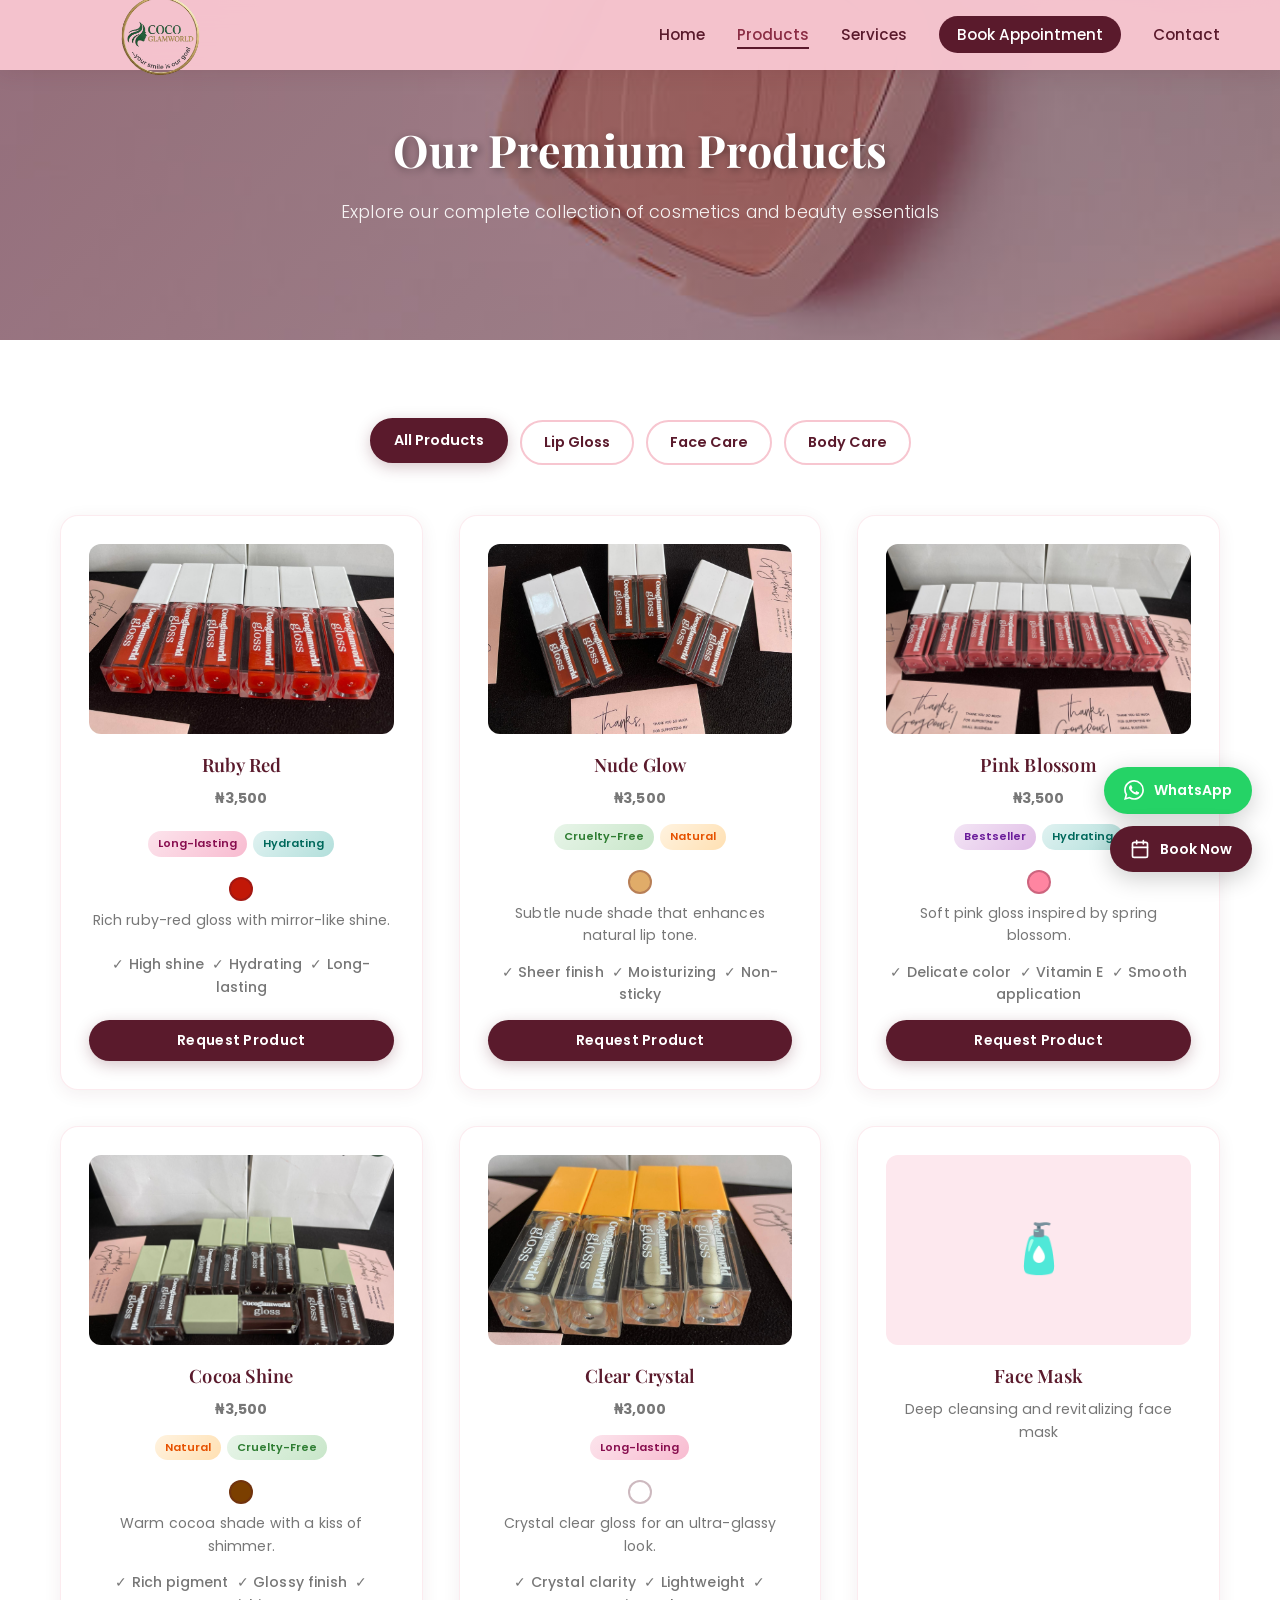
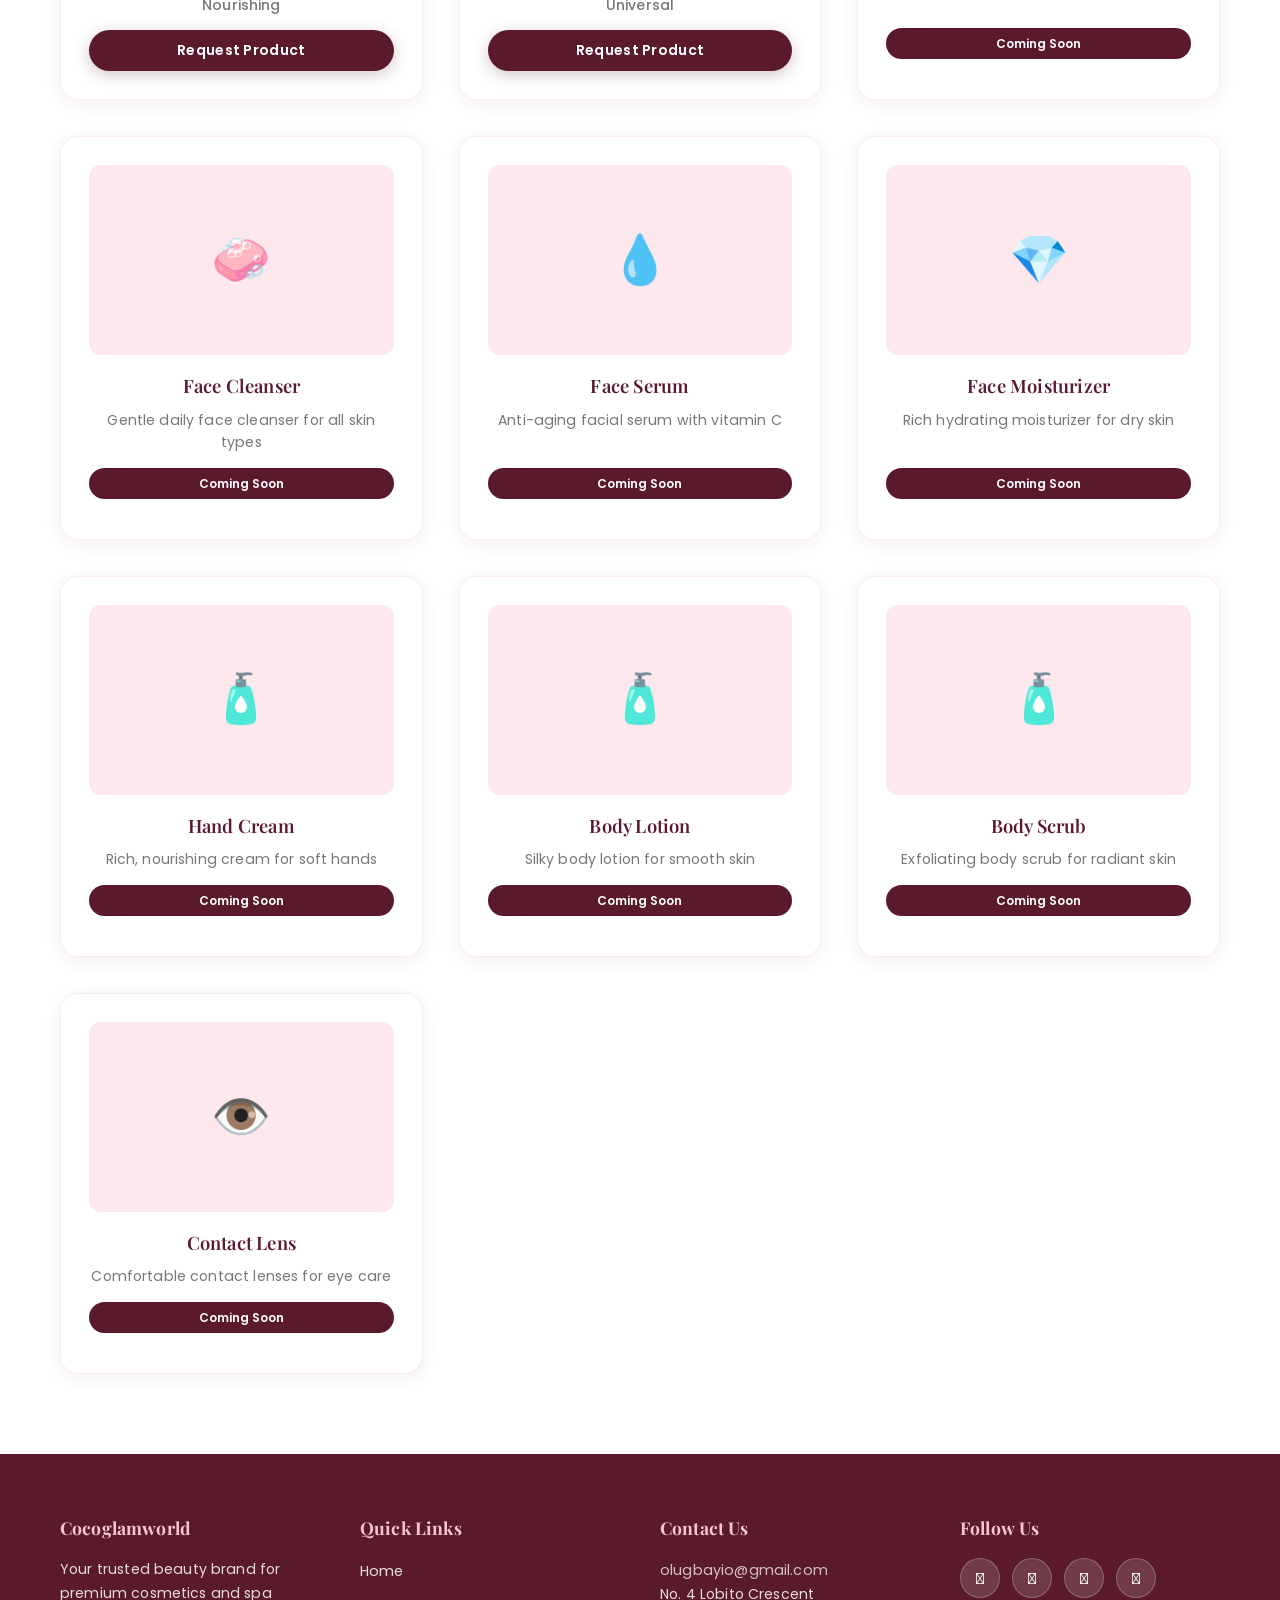
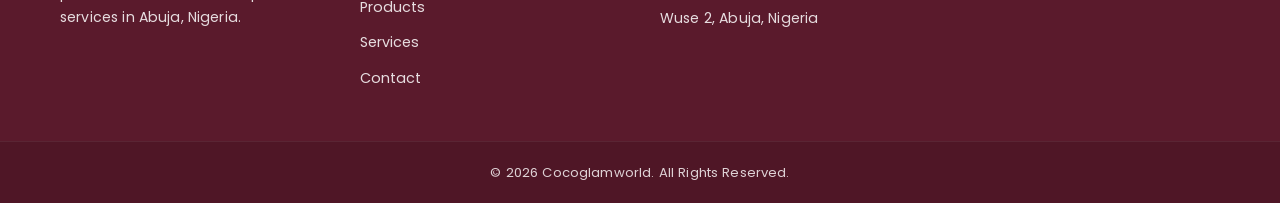
<file: products.html>
<!DOCTYPE html>
<html lang="en">
<head>
    <meta charset="UTF-8">
    <meta name="viewport" content="width=device-width, initial-scale=1.0">
    <meta name="description" content="Browse our premium collection of cosmetics, lip glosses, and beauty products. High-quality ingredients, cruelty-free, and dermatologically tested.">
    <meta name="keywords" content="cosmetics, lip gloss, beauty products, skincare, makeup, Abuja">
    <meta property="og:title" content="Our Products - Cocoglamworld">
    <meta property="og:description" content="Premium beauty products and cosmetics for all skin types. Shop now and get professional beauty results at home.">
    <meta property="og:image" content="https://stonecod.github.io/CocoGlamWorld/images/herobackground.jpg">
    <meta name="twitter:card" content="summary_large_image">
    <meta name="twitter:image" content="https://stonecod.github.io/CocoGlamWorld/images/herobackground.jpg">
    <title>Our Products - Cocoglamworld</title>
    <link href="https://fonts.googleapis.com/css2?family=Playfair+Display:ital,wght@0,600;0,700;0,800;1,600&family=Poppins:wght@300;400;500;600;700&display=swap" rel="stylesheet">
    <link rel="stylesheet" href="https://cdnjs.cloudflare.com/ajax/libs/font-awesome/6.5.0/css/all.min.css" integrity="sha512-o8U0q/bnuo0oH6bOCV0pzezUjIk4XwhOKQQ1MlQxfgCEibD+l6p/52tA1edQS5mKJKjzLKfKbgCorMR+N2vYLg==" crossorigin="anonymous" referrerpolicy="no-referrer" />
    <link rel="stylesheet" href="style.css">
</head>
<body>

    <!-- Navigation Bar -->
    <nav class="navbar" id="mainNav">
        <div class="nav-container">
            <a href="index.html" class="logo">
                <img src="images/roundlogo-removebg-preview.png" alt="Cocoglamworld Logo">
            </a>
            <button class="nav-toggle" id="navToggle" aria-label="Open menu">
                <span></span>
                <span></span>
                <span></span>
            </button>
            <ul class="nav-menu" id="navMenu">
                <li><a href="index.html">Home</a></li>
                <li><a href="products.html" class="active">Products</a></li>
                <li><a href="services.html">Services</a></li>
                <li><a href="checkout.html" class="nav-cta">Book Appointment</a></li>
                <li><a href="contact.html">Contact</a></li>
            </ul>
        </div>
    </nav>

    <!-- Page Header -->
    <section class="page-header" aria-label="Products page header">
        <div class="container">
            <h1>Our Premium Products</h1>
            <p>Explore our complete collection of cosmetics and beauty essentials</p>
        </div>
    </section>

    <!-- Products Section -->
    <section class="all-products">
        <div class="container">
            <div class="products-filter">
                <button class="filter-btn active" data-filter="all">All Products</button>
                <button class="filter-btn" data-filter="lips">Lip Gloss</button>
                <button class="filter-btn" data-filter="face">Face Care</button>
                <button class="filter-btn" data-filter="body">Body Care</button>
            </div>
            <!-- Skeleton loaders shown before JS runs -->
            <div id="allProductsContainer" class="products-grid">
                <div class="skeleton-card">
                    <div class="skeleton-img"></div>
                    <div class="skeleton-text medium"></div>
                    <div class="skeleton-text short"></div>
                    <div class="skeleton-text medium"></div>
                </div>
                <div class="skeleton-card">
                    <div class="skeleton-img"></div>
                    <div class="skeleton-text medium"></div>
                    <div class="skeleton-text short"></div>
                    <div class="skeleton-text medium"></div>
                </div>
                <div class="skeleton-card">
                    <div class="skeleton-img"></div>
                    <div class="skeleton-text medium"></div>
                    <div class="skeleton-text short"></div>
                    <div class="skeleton-text medium"></div>
                </div>
                <div class="skeleton-card">
                    <div class="skeleton-img"></div>
                    <div class="skeleton-text medium"></div>
                    <div class="skeleton-text short"></div>
                    <div class="skeleton-text medium"></div>
                </div>
            </div>
        </div>
    </section>

    <!-- Footer -->
    <footer class="footer">
        <div class="footer-content">
            <div class="footer-section">
                <h4>Cocoglamworld</h4>
                <p>Your trusted beauty brand for premium cosmetics and spa services in Abuja, Nigeria.</p>
            </div>
            <div class="footer-section">
                <h4>Quick Links</h4>
                <ul>
                    <li><a href="index.html">Home</a></li>
                    <li><a href="products.html">Products</a></li>
                    <li><a href="services.html">Services</a></li>
                    <li><a href="contact.html">Contact</a></li>
                </ul>
            </div>
            <div class="footer-section">
                <h4>Contact Us</h4>
                <p><a href="mailto:olugbayio@gmail.com">olugbayio@gmail.com</a></p>
                <p>No. 4 Lobito Crescent<br>Wuse 2, Abuja, Nigeria</p>
            </div>
            <div class="footer-section">
                <h4>Follow Us</h4>
                <div class="social-icons">
                    <a href="https://facebook.com" target="_blank" rel="noopener noreferrer" aria-label="Facebook">
                        <i class="fab fa-facebook-f" aria-hidden="true"></i>
                    </a>
                    <a href="https://instagram.com" target="_blank" rel="noopener noreferrer" aria-label="Instagram">
                        <i class="fab fa-instagram" aria-hidden="true"></i>
                    </a>
                    <a href="https://twitter.com" target="_blank" rel="noopener noreferrer" aria-label="Twitter/X">
                        <i class="fab fa-twitter" aria-hidden="true"></i>
                    </a>
                    <a href="https://wa.me/2348142774187" target="_blank" rel="noopener noreferrer" aria-label="WhatsApp">
                        <i class="fab fa-whatsapp" aria-hidden="true"></i>
                    </a>
                </div>
            </div>
        </div>
        <div class="footer-bottom">
            <p>&copy; 2026 Cocoglamworld. All Rights Reserved.</p>
        </div>
    </footer>

    <!-- Floating Action Buttons -->
    <div class="floating-actions">
        <a href="https://wa.me/2348142774187" class="fab-button fab-whatsapp" target="_blank" rel="noopener noreferrer" aria-label="Chat on WhatsApp">
            <svg viewBox="0 0 24 24" fill="currentColor" xmlns="http://www.w3.org/2000/svg">
                <path d="M17.472 14.382c-.297-.149-1.758-.867-2.03-.967-.273-.099-.471-.148-.67.15-.197.297-.767.966-.94 1.164-.173.199-.347.223-.644.075-.297-.15-1.255-.463-2.39-1.475-.883-.788-1.48-1.761-1.653-2.059-.173-.297-.018-.458.13-.606.134-.133.298-.347.446-.52.149-.174.198-.298.298-.497.099-.198.05-.371-.025-.52-.075-.149-.669-1.612-.916-2.207-.242-.579-.487-.5-.669-.51-.173-.008-.371-.01-.57-.01-.198 0-.52.074-.792.372-.272.297-1.04 1.016-1.04 2.479 0 1.462 1.065 2.875 1.213 3.074.149.198 2.096 3.2 5.077 4.487.709.306 1.262.489 1.694.625.712.227 1.36.195 1.871.118.571-.085 1.758-.719 2.006-1.413.248-.694.248-1.289.173-1.413-.074-.124-.272-.198-.57-.347m-5.421 7.403h-.004a9.87 9.87 0 01-5.031-1.378l-.361-.214-3.741.982.998-3.648-.235-.374a9.86 9.86 0 01-1.51-5.26c.001-5.45 4.436-9.884 9.888-9.884 2.64 0 5.122 1.03 6.988 2.898a9.825 9.825 0 012.893 6.994c-.003 5.45-4.437 9.884-9.885 9.884m8.413-18.297A11.815 11.815 0 0012.05 0C5.495 0 .16 5.335.157 11.892c0 2.096.547 4.142 1.588 5.945L.057 24l6.305-1.654a11.882 11.882 0 005.683 1.448h.005c6.554 0 11.89-5.335 11.893-11.893a11.821 11.821 0 00-3.48-8.413z"/>
            </svg>
            <span>WhatsApp</span>
        </a>
        <a href="checkout.html" class="fab-button fab-book" aria-label="Book Appointment">
            <svg viewBox="0 0 24 24" fill="none" stroke="currentColor" stroke-width="2" stroke-linecap="round" stroke-linejoin="round" xmlns="http://www.w3.org/2000/svg">
                <rect x="3" y="4" width="18" height="18" rx="2" ry="2"></rect>
                <line x1="16" y1="2" x2="16" y2="6"></line>
                <line x1="8" y1="2" x2="8" y2="6"></line>
                <line x1="3" y1="10" x2="21" y2="10"></line>
            </svg>
            <span>Book Now</span>
        </a>
    </div>

    <script src="products-data.js"></script>
    <script src="script.js"></script>
</body>
</html>
</file>
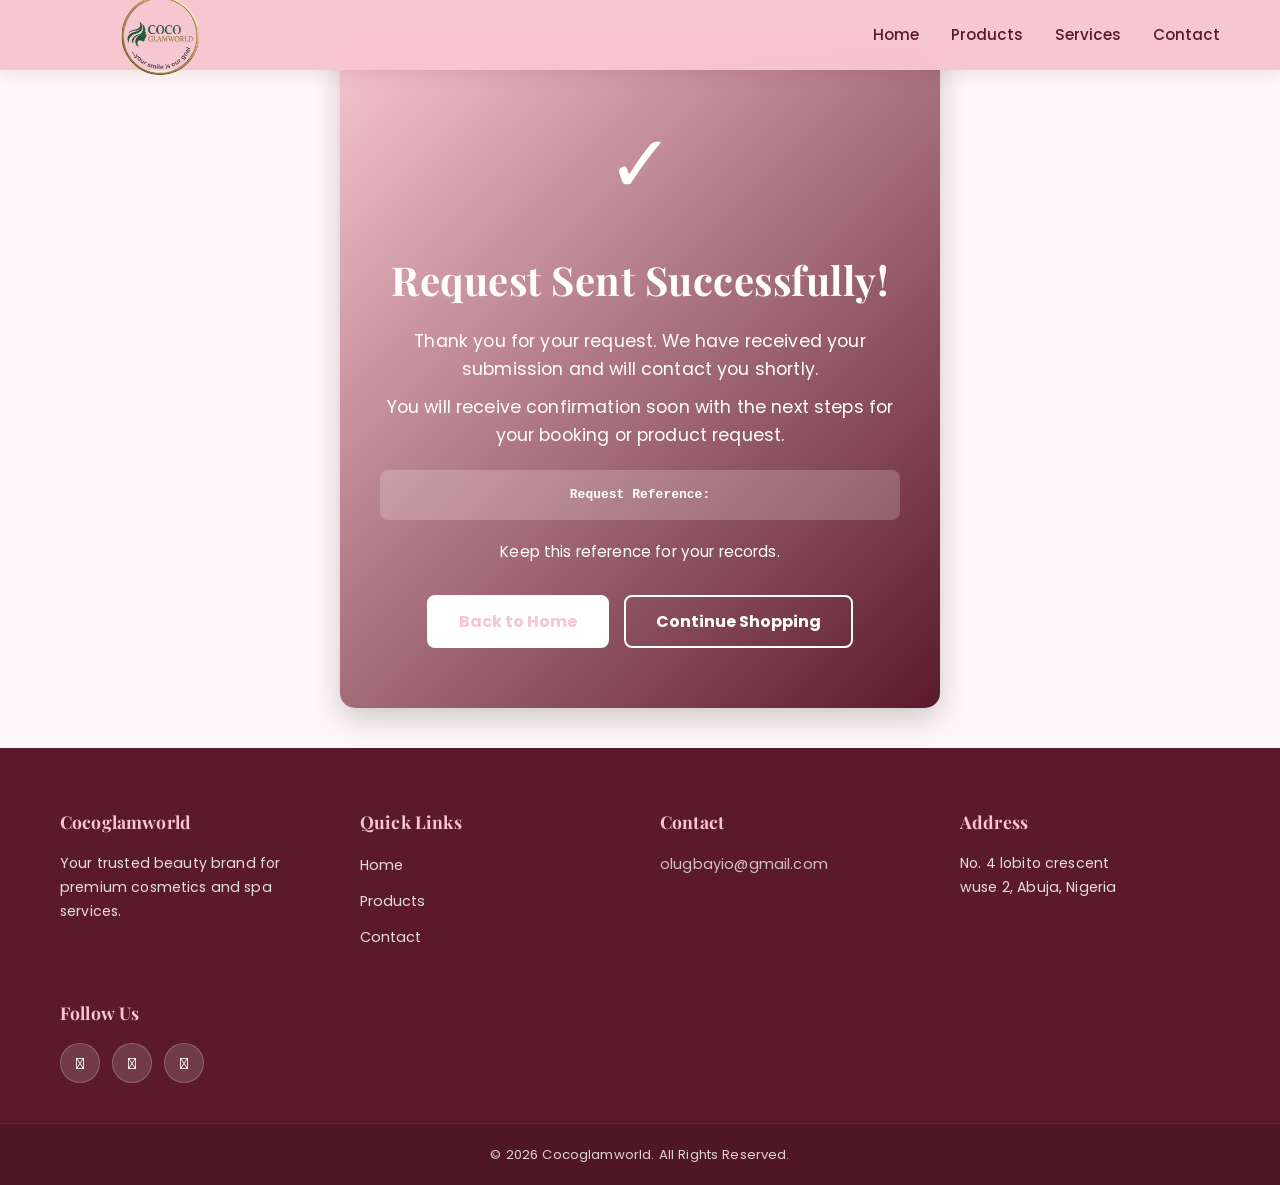
<file: success.html>
<!DOCTYPE html>
<html lang="en">
<head>
    <meta charset="UTF-8">
    <meta name="viewport" content="width=device-width, initial-scale=1.0">
    <title>Request Sent - Cocoglamworld</title>
    <link href="https://fonts.googleapis.com/css2?family=Playfair+Display:wght@600;700;800&family=Poppins:wght@300;400;500;600;700&display=swap" rel="stylesheet">
    <link rel="stylesheet" href="https://cdnjs.cloudflare.com/ajax/libs/font-awesome/6.5.0/css/all.min.css" integrity="sha512-o8U0q/bnuo0oH6bOCV0pzezUjIk4XwhOKQQ1MlQxfgCEibD+l6p/52tA1edQS5mKJKjzLKfKbgCorMR+N2vYLg==" crossorigin="anonymous" referrerpolicy="no-referrer" />
    <link rel="stylesheet" href="style.css">
    <style>
        .success-section {
            min-height: 60vh;
            display: flex;
            align-items: center;
            justify-content: center;
            text-align: center;
            padding: 40px 20px;
        }
        .success-container {
            background: linear-gradient(135deg, var(--primary-color), var(--secondary-color));
            border-radius: 15px;
            padding: 60px 40px;
            max-width: 600px;
            color: white;
            box-shadow: 0 10px 30px rgba(0, 0, 0, 0.2);
        }
        .success-icon {
            font-size: 80px;
            margin-bottom: 20px;
        }
        .success-container h1 {
            font-size: 2.5em;
            margin-bottom: 15px;
            color: white;
        }
        .success-container p {
            font-size: 1.1em;
            margin-bottom: 10px;
            color: white;
        }
        .success-reference {
            background: rgba(255, 255, 255, 0.2);
            padding: 15px;
            border-radius: 8px;
            margin: 20px 0;
            font-family: monospace;
            font-weight: bold;
        }
        .success-buttons {
            display: flex;
            gap: 15px;
            justify-content: center;
            margin-top: 30px;
            flex-wrap: wrap;
        }
        .success-buttons a {
            padding: 12px 30px;
            border-radius: 8px;
            text-decoration: none;
            font-weight: bold;
            transition: all 0.3s ease;
            border: 2px solid white;
        }
        .success-buttons a.btn-home {
            background: white;
            color: var(--primary-color);
        }
        .success-buttons a.btn-home:hover {
            transform: translateY(-2px);
            box-shadow: 0 5px 15px rgba(0, 0, 0, 0.3);
        }
        .success-buttons a.btn-products {
            background: transparent;
            color: white;
        }
        .success-buttons a.btn-products:hover {
            background: white;
            color: var(--primary-color);
        }
    </style>
</head>
<body>

    <!-- Navigation Bar -->
    <nav class="navbar">
        <div class="nav-container">
            <a href="index.html" class="logo"><img src="images/roundlogo-removebg-preview.png" alt="Cocoglamworld Logo"></a>
            <button class="nav-toggle" id="navToggle" aria-label="Open menu">
                <span></span>
                <span></span>
                <span></span>
            </button>
            <ul class="nav-menu" id="navMenu">
                <li><a href="index.html">Home</a></li>
                <li><a href="products.html">Products</a></li>
                <li><a href="services.html">Services</a></li>
                <li><a href="contact.html">Contact</a></li>
            </ul>
        </div>
    </nav>

    <!-- Success Section -->
    <section class="success-section">
        <div class="success-container">
            <div class="success-icon">✓</div>
            <h1>Request Sent Successfully!</h1>
            <p>Thank you for your request. We have received your submission and will contact you shortly.</p>
            <p>You will receive confirmation soon with the next steps for your booking or product request.</p>
            <div class="success-reference" id="successReference">
                Request Reference:
            </div>
            <div id="successDetails" style="margin-top:20px; font-size:1rem; text-align:left; color:#fff;"></div>
            <p style="font-size: 0.95em; margin-top: 20px;">Keep this reference for your records.</p>
            <div class="success-buttons">
                <a href="index.html" class="btn-home">Back to Home</a>
                <a href="products.html" class="btn-products">Continue Shopping</a>
            </div>
        </div>
    </section>

    <!-- Footer -->
    <footer class="footer">
        <div class="footer-content">
            <div class="footer-section">
                <h4>Cocoglamworld</h4>
                <p>Your trusted beauty brand for premium cosmetics and spa services.</p>
            </div>
            <div class="footer-section">
                <h4>Quick Links</h4>
                <ul>
                    <li><a href="index.html">Home</a></li>
                    <li><a href="products.html">Products</a></li>
                    <li><a href="contact.html">Contact</a></li>
                </ul>
            </div>
            <div class="footer-section">
                <h4>Contact</h4>
                <p><a href="mailto:olugbayio@gmail.com">olugbayio@gmail.com</a></p>
            </div>
            <div class="footer-section">
                <h4>Address</h4>
                <p>No. 4 lobito crescent<br>wuse 2, Abuja, Nigeria</p>
            </div>
            <div class="footer-section">
                <h4>Follow Us</h4>
                <div class="social-icons">
                    <a href="https://facebook.com" target="_blank" rel="noopener noreferrer" aria-label="Facebook"><i class="fab fa-facebook-f" aria-hidden="true"></i></a>
                    <a href="https://instagram.com" target="_blank" rel="noopener noreferrer" aria-label="Instagram"><i class="fab fa-instagram" aria-hidden="true"></i></a>
                    <a href="https://twitter.com" target="_blank" rel="noopener noreferrer" aria-label="Twitter"><i class="fab fa-twitter" aria-hidden="true"></i></a>
                </div>
            </div>
        </div>
        <div class="footer-bottom">
            <p>&copy; 2026 Cocoglamworld. All Rights Reserved.</p>
        </div>
    </footer>

    <script>
        // Populate with sessionStorage data (shared with existing order-success logic)
        document.addEventListener('DOMContentLoaded', function () {
            const data = sessionStorage.getItem('orderData');
            if (!data) return;
            try {
                const obj = JSON.parse(data);
                const refEl = document.getElementById('successReference');
                if (refEl) refEl.textContent = 'Order Reference: ' + (obj.reference || '');
                const detailsEl = document.getElementById('successDetails');
                if (detailsEl) {
                    let html = '';
                    const item = obj.service || obj.product;
                    if (item) html += `<p><strong>${obj.type === 'service' ? 'Service' : 'Item'}:</strong> ${item}</p>`;
                    if (obj.quantity) html += `<p><strong>Quantity:</strong> ${obj.quantity}</p>`;
                    if (obj.amount) html += `<p><strong>Amount Paid:</strong> ₦${parseFloat(obj.amount).toFixed(2)}</p>`;
                    if (obj.appointmentDate) html += `<p><strong>Appointment:</strong> ${obj.appointmentDate} ${obj.appointmentTime || ''}</p>`;
                    if (obj.serviceLocation) html += `<p><strong>Location:</strong> ${obj.serviceLocation === 'home' ? 'At Your Home' : 'At Our Salon'}</p>`;
                    if (obj.notes) html += `<p><strong>Notes:</strong> ${obj.notes}</p>`;
                    if (obj.paymentType) {
                        let friendly = obj.paymentType;
                        if (friendly === 'deposit30') friendly = '30% deposit';
                        else if (friendly === 'deposit50') friendly = '50% deposit';
                        else if (friendly === 'full') friendly = 'Full payment';
                        html += `<p><strong>Payment Type:</strong> ${friendly}</p>`;
                    }
                    detailsEl.innerHTML = html;
                }
            } catch (e) {
                console.error('Error parsing order data', e);
            }
        });
    </script>
</body>
</html>
</file>
<file: style.css>
/* =============================================
   COCOGLAMWORLD - UPGRADED STYLE.CSS
   Modern Premium Beauty Brand — 2026
   ============================================= */

@import url('https://fonts.googleapis.com/css2?family=Playfair+Display:ital,wght@0,600;0,700;0,800;1,600&family=Poppins:wght@300;400;500;600;700&display=swap');

/* =============================================
   RESET & ROOT VARIABLES
   ============================================= */
*, *::before, *::after {
    margin: 0;
    padding: 0;
    box-sizing: border-box;
    font-family: 'Poppins', sans-serif;
}

:root {
    --primary-color: #f7c6d0;
    --secondary-color: #5a1a2c;
    --light-bg: #fff7f9;
    --accent-color: #ffe4ea;
    --dark-text: #333;
    --light-text: #7a2b3e;
    --border-radius: 8px;
    --transition: 0.3s ease;
    --shadow-sm: 0 4px 15px rgba(90, 26, 44, 0.1);
    --shadow-md: 0 8px 30px rgba(90, 26, 44, 0.15);
    --shadow-lg: 0 20px 50px rgba(90, 26, 44, 0.2);
}

html {
    scroll-behavior: smooth;
    overflow-x: hidden;
}

body {
    background-color: var(--light-bg);
    color: var(--dark-text);
    line-height: 1.6;
    font-weight: 400;
    overflow-x: hidden;
    padding-top: 70px;
    margin: 0;
    padding: 0;
    width: 100%;
    max-width: 100%;
}

p {
    font-family: 'Poppins', sans-serif;
    font-weight: 400;
    letter-spacing: 0.15px;
}

.container {
    max-width: 1200px;
    margin: 0 auto;
    padding: 0 20px;
}

/* =============================================
   SCROLL REVEAL ANIMATIONS
   ============================================= */
.reveal {
    opacity: 0;
    transform: translateY(40px);
    transition: opacity 0.7s ease, transform 0.7s ease;
}

.reveal.visible {
    opacity: 1;
    transform: translateY(0);
}

.reveal-left {
    opacity: 0;
    transform: translateX(-40px);
    transition: opacity 0.7s ease, transform 0.7s ease;
}

.reveal-left.visible {
    opacity: 1;
    transform: translateX(0);
}

.reveal-right {
    opacity: 0;
    transform: translateX(40px);
    transition: opacity 0.7s ease, transform 0.7s ease;
}

.reveal-right.visible {
    opacity: 1;
    transform: translateX(0);
}

.reveal-delay-1 { transition-delay: 0.1s; }
.reveal-delay-2 { transition-delay: 0.2s; }
.reveal-delay-3 { transition-delay: 0.3s; }
.reveal-delay-4 { transition-delay: 0.4s; }

/* =============================================
   NAVIGATION BAR
   ============================================= */
.navbar {
    background-color: rgba(247, 198, 208, 0.97);
    backdrop-filter: blur(12px);
    -webkit-backdrop-filter: blur(12px);
    position: fixed;
    top: 0;
    left: 0;
    right: 0;
    box-shadow: 0 2px 20px rgba(90, 26, 44, 0.12);
    z-index: 1000;
    width: 100%;
    transition: background-color 0.3s ease, box-shadow 0.3s ease;
}

.navbar.scrolled {
    background-color: rgba(247, 198, 208, 1);
    box-shadow: 0 4px 25px rgba(90, 26, 44, 0.2);
}

.nav-container {
    max-width: 1200px;
    margin: 0 auto;
    padding: 0 20px;
    display: flex;
    justify-content: space-between;
    align-items: center;
    height: 70px;
}

.logo {
    display: flex;
    align-items: center;
    text-decoration: none;
    height: 100%;
}

.logo img {
    max-height: 85px;
    width: auto;
    border-radius: 20%;
    object-fit: contain;
    transition: transform 0.3s ease, opacity 0.3s ease;
}

.logo img:hover {
    transform: scale(1.06);
    opacity: 0.85;
}

.nav-menu {
    display: flex;
    list-style: none;
    gap: 32px;
    align-items: center;
}

.nav-menu a {
    color: var(--secondary-color);
    text-decoration: none;
    font-weight: 500;
    font-size: 0.95rem;
    transition: color var(--transition);
    position: relative;
    padding-bottom: 4px;
}

.nav-menu a::after {
    content: '';
    position: absolute;
    bottom: 0;
    left: 0;
    width: 0;
    height: 2px;
    background-color: var(--secondary-color);
    transition: width 0.3s ease;
}

.nav-menu a:hover::after,
.nav-menu a.active::after {
    width: 100%;
}

.nav-menu a:hover,
.nav-menu a.active {
    color: #8a2d44;
}

/* Book CTA in nav */
.nav-menu .nav-cta {
    background-color: var(--secondary-color);
    color: white !important;
    padding: 8px 18px;
    border-radius: 20px;
    transition: background-color 0.3s ease, transform 0.3s ease, box-shadow 0.3s ease !important;
}

.nav-menu .nav-cta:hover {
    background-color: #7a2b3e !important;
    transform: translateY(-2px);
    box-shadow: 0 4px 15px rgba(90, 26, 44, 0.3);
}

.nav-menu .nav-cta::after {
    display: none;
}

/* Hamburger Toggle */
.nav-toggle {
    display: none;
    flex-direction: column;
    background: none;
    border: none;
    cursor: pointer;
    gap: 5px;
    padding: 4px;
    z-index: 1002;
}

.nav-toggle span {
    width: 26px;
    height: 3px;
    background-color: var(--secondary-color);
    border-radius: 2px;
    transition: all 0.4s cubic-bezier(0.175, 0.885, 0.32, 1.275);
    transform-origin: center;
    display: block;
}

.nav-toggle.open span:nth-child(1) {
    transform: rotate(45deg) translate(6px, 6px);
}
.nav-toggle.open span:nth-child(2) {
    opacity: 0;
    transform: translateX(-10px);
}
.nav-toggle.open span:nth-child(3) {
    transform: rotate(-45deg) translate(6px, -6px);
}

/* =============================================
   FLOATING ACTION BUTTONS
   ============================================= */
.floating-actions {
    position: fixed;
    bottom: 28px;
    right: 28px;
    z-index: 999;
    display: flex;
    flex-direction: column;
    gap: 12px;
    align-items: flex-end;
}

.fab-button {
    display: flex;
    align-items: center;
    gap: 10px;
    padding: 12px 20px;
    border-radius: 50px;
    text-decoration: none;
    font-weight: 600;
    font-size: 14px;
    box-shadow: 0 6px 25px rgba(0,0,0,0.2);
    transition: transform 0.3s cubic-bezier(0.175, 0.885, 0.32, 1.275), box-shadow 0.3s ease;
    white-space: nowrap;
}

.fab-button:hover {
    transform: translateY(-3px) scale(1.03);
    box-shadow: 0 10px 30px rgba(0,0,0,0.25);
}

.fab-whatsapp {
    background-color: #25D366;
    color: white;
}

.fab-book {
    background-color: var(--secondary-color);
    color: white;
}

.fab-button svg {
    width: 20px;
    height: 20px;
    flex-shrink: 0;
}

/* =============================================
   HERO SECTION
   ============================================= */
.hero {
    background: linear-gradient(135deg, rgba(90, 26, 44, 0.6), rgba(90, 26, 44, 0.45)),
                url('images/herobackground.jpg') center/cover no-repeat;
    padding: 140px 20px 120px;
    text-align: center;
    color: white;
    min-height: 580px;
    display: flex;
    align-items: center;
    justify-content: center;
    position: relative;
    overflow: hidden;
}

.hero::before {
    content: '';
    position: absolute;
    inset: 0;
    background: radial-gradient(ellipse at center, rgba(247, 198, 208, 0.08) 0%, transparent 70%);
    pointer-events: none;
}

.hero-content {
    position: relative;
    z-index: 1;
    animation: heroEntrance 1s ease forwards;
}

@keyframes heroEntrance {
    from {
        opacity: 0;
        transform: translateY(30px);
    }
    to {
        opacity: 1;
        transform: translateY(0);
    }
}

.hero-content h1 {
    font-family: 'Playfair Display', serif;
    font-size: 3.2rem;
    font-weight: 700;
    margin-bottom: 16px;
    color: white;
    text-shadow: 2px 2px 10px rgba(0, 0, 0, 0.35);
    letter-spacing: 0.5px;
    line-height: 1.2;
    animation: heroEntrance 1s ease 0.1s both;
}

.tagline {
    font-family: 'Playfair Display', serif;
    font-size: 1.7rem;
    font-weight: 600;
    font-style: italic;
    margin-bottom: 18px;
    color: rgba(255, 255, 255, 0.98);
    text-shadow: 1px 1px 5px rgba(0, 0, 0, 0.35);
    animation: heroEntrance 1s ease 0.2s both;
}

.hero-subtitle {
    font-size: 1.1rem;
    margin-bottom: 40px;
    color: rgba(255, 255, 255, 0.92);
    font-weight: 300;
    letter-spacing: 0.3px;
    line-height: 1.7;
    max-width: 520px;
    margin-left: auto;
    margin-right: auto;
    animation: heroEntrance 1s ease 0.3s both;
}

.hero .btn {
    animation: heroEntrance 1s ease 0.45s both;
}

/* Page Header (inner pages) */
.page-header {
    background: linear-gradient(135deg, rgba(90, 26, 44, 0.6), rgba(90, 26, 44, 0.45)),
                url('images/herobackground.jpg') center/cover no-repeat;
    padding: 90px 20px;
    text-align: center;
    color: white;
    min-height: 340px;
    display: flex;
    align-items: center;
    justify-content: center;
}

.page-header .container {
    animation: heroEntrance 0.8s ease forwards;
}

.page-header h1 {
    font-family: 'Playfair Display', serif;
    font-size: 2.8rem;
    font-weight: 700;
    margin-bottom: 12px;
    color: white;
    text-shadow: 2px 2px 8px rgba(0, 0, 0, 0.4);
}

.page-header p {
    font-size: 1.1rem;
    color: rgba(255, 255, 255, 0.92);
    font-weight: 300;
}

/* =============================================
   BUTTONS
   ============================================= */
.btn {
    display: inline-block;
    padding: 13px 32px;
    border-radius: 25px;
    text-decoration: none;
    font-family: 'Poppins', sans-serif;
    font-weight: 600;
    border: none;
    cursor: pointer;
    transition: all 0.35s cubic-bezier(0.175, 0.885, 0.32, 1.275);
    font-size: 15px;
    letter-spacing: 0.3px;
    position: relative;
    overflow: hidden;
}

.btn::after {
    content: '';
    position: absolute;
    inset: 0;
    background: rgba(255,255,255,0.12);
    opacity: 0;
    transition: opacity 0.2s ease;
}

.btn:hover::after {
    opacity: 1;
}

.btn:disabled {
    opacity: 0.6;
    cursor: not-allowed;
    pointer-events: none;
}

.btn-primary {
    background-color: var(--secondary-color);
    color: white;
    box-shadow: 0 4px 15px rgba(90, 26, 44, 0.25);
}

.btn-primary:hover {
    background-color: #7a2b3e;
    transform: translateY(-3px);
    box-shadow: 0 10px 28px rgba(90, 26, 44, 0.4);
}

.btn-primary:active {
    transform: translateY(-1px);
}

.btn-secondary {
    background-color: transparent;
    color: var(--secondary-color);
    border: 2px solid var(--secondary-color);
    box-shadow: 0 4px 15px rgba(90, 26, 44, 0.1);
}

.btn-secondary:hover {
    background-color: var(--secondary-color);
    color: white;
    transform: translateY(-3px);
    box-shadow: 0 10px 28px rgba(90, 26, 44, 0.3);
}

.text-center {
    text-align: center;
    margin-top: 40px;
}

/* =============================================
   TYPOGRAPHY
   ============================================= */
section {
    padding: 90px 20px;
}

h1 {
    font-family: 'Playfair Display', serif;
    font-weight: 700;
    letter-spacing: 0.5px;
    color: var(--secondary-color);
}

h2 {
    text-align: center;
    margin-bottom: 50px;
    color: var(--secondary-color);
    font-family: 'Playfair Display', serif;
    font-size: 2.6rem;
    font-weight: 700;
    letter-spacing: 0.3px;
    position: relative;
}

h2::after {
    content: '';
    display: block;
    width: 60px;
    height: 3px;
    background: linear-gradient(90deg, var(--primary-color), var(--secondary-color));
    margin: 14px auto 0;
    border-radius: 2px;
}

h3 {
    color: var(--secondary-color);
    font-family: 'Playfair Display', serif;
    font-weight: 600;
    font-size: 1.5rem;
    letter-spacing: 0.2px;
}

h4 {
    font-family: 'Playfair Display', serif;
    font-weight: 700;
    letter-spacing: 0.15px;
    color: var(--secondary-color);
}

/* =============================================
   ABOUT SECTION
   ============================================= */
.about {
    padding: 0;
    overflow: hidden;
}

.about-split {
    display: grid;
    grid-template-columns: 1fr 1fr;
    min-height: 80vh;
}

.about-image {
    position: relative;
    overflow: hidden;
}

.about-image img {
    width: 100%;
    height: 100%;
    object-fit: cover;
    position: absolute;
    top: 0;
    left: 0;
    transition: transform 0.8s ease;
}

.about:hover .about-image img {
    transform: scale(1.03);
}

.about-content {
    background: linear-gradient(135deg, #ffffff, rgba(247, 198, 208, 0.08));
    display: flex;
    flex-direction: column;
    justify-content: center;
    padding: 80px 70px;
}

.about-content h2 {
    font-size: 2.6rem;
    color: var(--secondary-color);
    margin-bottom: 24px;
    font-weight: 700;
    text-align: left;
}

.about-content h2::after {
    margin: 14px 0 0;
}

.about-content p {
    font-size: 1.1rem;
    line-height: 1.9;
    color: #555;
    margin-bottom: 36px;
    max-width: 480px;
}

.about-content .btn {
    align-self: flex-start;
}

/* =============================================
   FEATURES SECTION
   ============================================= */
.features {
    background: linear-gradient(135deg, #fde8ee, #fff0f4);
    padding: 100px 20px;
}

.features-grid {
    display: grid;
    grid-template-columns: repeat(auto-fit, minmax(260px, 1fr));
    gap: 32px;
    margin-top: 20px;
}

.feature-card {
    background: rgba(255, 255, 255, 0.85);
    padding: 40px 32px;
    text-align: center;
    border-radius: 20px;
    transition: transform 0.4s cubic-bezier(0.175, 0.885, 0.32, 1.275), box-shadow 0.4s ease;
    position: relative;
    overflow: hidden;
    backdrop-filter: blur(8px);
    box-shadow: 0 6px 24px rgba(90, 26, 44, 0.07);
    border: 1px solid rgba(247, 198, 208, 0.4);
}

.feature-card::before {
    content: '';
    position: absolute;
    top: 0;
    left: -100%;
    width: 100%;
    height: 100%;
    background: linear-gradient(90deg, transparent, rgba(247, 198, 208, 0.18), transparent);
    transition: left 0.6s ease;
}

.feature-card:hover {
    transform: translateY(-10px);
    box-shadow: 0 24px 50px rgba(90, 26, 44, 0.14);
}

.feature-card:hover::before {
    left: 100%;
}

.feature-card img {
    width: 100%;
    height: 190px;
    object-fit: cover;
    border-radius: 12px;
    margin-bottom: 20px;
    display: block;
    transition: transform 0.5s ease;
}

.feature-card:hover img {
    transform: scale(1.06);
}

.feature-card h3 {
    margin-bottom: 12px;
    font-size: 1.2rem;
    color: var(--secondary-color);
}

.feature-card p {
    color: #777;
    font-size: 0.92rem;
    line-height: 1.65;
    font-weight: 300;
}

/* =============================================
   SERVICES SECTION (homepage alternating)
   ============================================= */
.services {
    background-color: white;
    padding: 100px 20px;
}

.services h2 {
    margin-bottom: 80px;
}

.services-flow {
    display: flex;
    flex-direction: column;
    gap: 100px;
}

.service-block {
    display: grid;
    grid-template-columns: 1fr 1fr;
    gap: 60px;
    align-items: center;
}

.service-block.reverse {
    direction: rtl;
}

.service-block.reverse .service-content {
    direction: ltr;
}

.service-content {
    padding: 20px 40px;
}

.service-content h3 {
    font-size: 2rem;
    color: var(--secondary-color);
    margin-bottom: 16px;
}

.service-content p {
    font-size: 1.05rem;
    line-height: 1.85;
    color: #666;
    margin-bottom: 28px;
}

.service-image {
    position: relative;
    overflow: hidden;
    border-radius: 20px;
    box-shadow: 0 20px 50px rgba(0, 0, 0, 0.12);
}

.service-image img {
    width: 100%;
    height: 380px;
    object-fit: cover;
    transition: transform 0.6s ease;
    display: block;
}

.service-block:hover .service-image img {
    transform: scale(1.05);
}

/* =============================================
   SERVICE LISTING PAGE (services.html cards)
   ============================================= */
.services-listing {
    background-color: #fff7f9;
    padding: 80px 20px;
}

.services-category {
    margin-bottom: 70px;
}

.services-category > h2 {
    text-align: left;
    margin-bottom: 30px;
    font-size: 1.9rem;
}

.services-category > h2::after {
    margin: 10px 0 0;
}

.services-grid {
    display: grid;
    grid-template-columns: repeat(auto-fill, minmax(280px, 1fr));
    gap: 30px;
}

.service-card {
    background-color: white;
    border-radius: 18px;
    box-shadow: 0 6px 22px rgba(0,0,0,0.07);
    overflow: hidden;
    transition: transform 0.35s cubic-bezier(0.175, 0.885, 0.32, 1.275), box-shadow 0.35s ease;
    display: flex;
    flex-direction: column;
    border: 1px solid rgba(247, 198, 208, 0.3);
    position: relative;
}

.service-card:hover {
    transform: translateY(-8px);
    box-shadow: 0 18px 40px rgba(90, 26, 44, 0.15);
}

.service-card > img {
    width: 100%;
    height: 200px;
    object-fit: cover;
    display: block;
    transition: transform 0.5s ease;
}

.service-card:hover > img {
    transform: scale(1.06);
}

.service-info {
    padding: 22px;
    flex-grow: 1;
    display: flex;
    flex-direction: column;
}

.service-info h3 {
    font-size: 1.25rem;
    color: var(--secondary-color);
    margin-bottom: 8px;
}

.service-info p {
    flex-grow: 1;
    font-size: 0.9rem;
    color: #666;
    line-height: 1.6;
    margin-bottom: 12px;
}

.service-meta {
    font-size: 0.88rem;
    color: #888;
    margin-bottom: 6px;
    display: flex;
    align-items: center;
    gap: 6px;
}

.service-meta::before {
    content: '';
    display: inline-block;
    width: 6px;
    height: 6px;
    background: var(--primary-color);
    border-radius: 50%;
    flex-shrink: 0;
}

.service-badge {
    position: absolute;
    top: 12px;
    right: 12px;
    background: var(--secondary-color);
    color: white;
    padding: 5px 12px;
    border-radius: 12px;
    font-size: 0.75rem;
    font-weight: 600;
    letter-spacing: 0.3px;
    box-shadow: 0 2px 8px rgba(90, 26, 44, 0.3);
}

.book-btn {
    margin-top: 16px;
    padding: 11px 20px;
    background: var(--secondary-color);
    color: white;
    border: none;
    border-radius: 25px;
    cursor: pointer;
    font-size: 0.9rem;
    font-weight: 600;
    transition: background 0.3s ease, transform 0.3s ease, box-shadow 0.3s ease;
    font-family: 'Poppins', sans-serif;
}

.book-btn:hover {
    background: #7a2b3e;
    transform: translateY(-2px);
    box-shadow: 0 6px 18px rgba(90, 26, 44, 0.3);
}

/* =============================================
   PRODUCTS SECTION
   ============================================= */
.products-preview {
    background: linear-gradient(135deg, #fde8ee, #fff0f4);
    padding: 100px 20px;
}

.products-grid {
    display: grid;
    grid-template-columns: repeat(auto-fill, minmax(280px, 1fr));
    gap: 36px;
    margin-top: 20px;
}

.product-item,
.product-card {
    background: white;
    padding: 28px;
    text-align: center;
    transition: transform 0.4s cubic-bezier(0.175, 0.885, 0.32, 1.275), box-shadow 0.4s ease;
    position: relative;
    overflow: hidden;
    display: flex;
    flex-direction: column;
    border-radius: 18px;
    box-shadow: 0 4px 18px rgba(90, 26, 44, 0.07);
    border: 1px solid rgba(247, 198, 208, 0.35);
}

.product-item:hover,
.product-card:hover {
    transform: translateY(-8px);
    box-shadow: 0 20px 45px rgba(90, 26, 44, 0.14);
}

.product-img {
    width: 100%;
    height: 190px;
    object-fit: cover;
    border-radius: 12px;
    margin-bottom: 16px;
    display: block;
    transition: transform 0.5s ease;
}

.product-item:hover .product-img,
.product-card:hover .product-img {
    transform: scale(1.06);
}

.product-item h3,
.product-card h3 {
    margin-bottom: 8px;
    font-size: 1.15rem;
}

.product-price {
    color: var(--secondary-color);
    font-weight: 700;
    font-size: 1.1rem;
    margin-bottom: 10px;
}

.product-item p,
.product-card p {
    color: #777;
    font-size: 0.88rem;
    line-height: 1.6;
    flex-grow: 1;
    margin-bottom: 14px;
}

/* Beauty Badges */
.product-badges {
    display: flex;
    gap: 6px;
    flex-wrap: wrap;
    margin-bottom: 12px;
    justify-content: center;
}

.badge {
    display: inline-block;
    padding: 4px 10px;
    background: linear-gradient(135deg, var(--primary-color), #f9d9e0);
    color: var(--secondary-color);
    border-radius: 20px;
    font-size: 11px;
    font-weight: 600;
    white-space: nowrap;
}

.badge.cruelty-free {
    background: linear-gradient(135deg, #e8f5e9, #c8e6c9);
    color: #2e7d32;
}

.badge.hydrating {
    background: linear-gradient(135deg, #e0f2f1, #b2dfdb);
    color: #00695c;
}

.badge.long-lasting {
    background: linear-gradient(135deg, #fce4ec, #f8bbd0);
    color: #880e4f;
}

.badge.natural {
    background: linear-gradient(135deg, #fff3e0, #ffe0b2);
    color: #e65100;
}

.badge.bestseller {
    background: linear-gradient(135deg, #f3e5f5, #e1bee7);
    color: #6a1b9a;
}

.swatch {
    width: 24px;
    height: 24px;
    border-radius: 50%;
    margin: 8px auto;
    border: 2px solid rgba(90, 26, 44, 0.3);
}

.product-benefits {
    font-size: 12px;
    color: var(--secondary-color);
    margin-bottom: 12px;
    font-weight: 500;
}

.coming-soon-badge {
    display: inline-block;
    background: var(--secondary-color);
    color: white;
    padding: 6px 14px;
    border-radius: 20px;
    font-size: 12px;
    font-weight: 600;
    margin-bottom: 12px;
}

.buy-now-btn {
    margin-top: auto;
    font-size: 14px;
    padding: 10px 22px;
}

/* Products Filter */
.all-products {
    background-color: white;
    padding: 80px 20px;
}

.products-filter {
    display: flex;
    justify-content: center;
    gap: 12px;
    margin-bottom: 50px;
    flex-wrap: wrap;
}

.filter-btn {
    padding: 10px 22px;
    border: 2px solid var(--primary-color);
    background-color: white;
    color: var(--secondary-color);
    border-radius: 25px;
    cursor: pointer;
    font-weight: 600;
    font-family: 'Poppins', sans-serif;
    font-size: 0.9rem;
    transition: all var(--transition);
}

.filter-btn:hover,
.filter-btn.active {
    background-color: var(--secondary-color);
    color: white;
    border-color: var(--secondary-color);
    box-shadow: 0 4px 15px rgba(90, 26, 44, 0.25);
    transform: translateY(-2px);
}

/* Skeleton Loader */
.skeleton-card {
    background: white;
    border-radius: 18px;
    padding: 28px;
    border: 1px solid rgba(247, 198, 208, 0.35);
    box-shadow: 0 4px 18px rgba(90, 26, 44, 0.07);
}

.skeleton-img {
    width: 100%;
    height: 190px;
    border-radius: 12px;
    background: linear-gradient(90deg, #f0e6e9 25%, #fde8ee 50%, #f0e6e9 75%);
    background-size: 200% 100%;
    animation: shimmer 1.4s infinite;
    margin-bottom: 16px;
}

.skeleton-text {
    height: 14px;
    border-radius: 6px;
    background: linear-gradient(90deg, #f0e6e9 25%, #fde8ee 50%, #f0e6e9 75%);
    background-size: 200% 100%;
    animation: shimmer 1.4s infinite;
    margin-bottom: 10px;
}

.skeleton-text.short { width: 60%; }
.skeleton-text.medium { width: 80%; }

@keyframes shimmer {
    0% { background-position: -200% 0; }
    100% { background-position: 200% 0; }
}

/* Empty state */
.empty-state {
    text-align: center;
    padding: 60px 20px;
    grid-column: 1 / -1;
}

.empty-state p {
    font-size: 1.1rem;
    color: #aaa;
    margin-bottom: 20px;
}

/* =============================================
   TESTIMONIALS
   ============================================= */
.testimonials {
    background-color: white;
    padding: 100px 20px;
}

.testimonial-slider {
    max-width: 800px;
    margin: 0 auto;
    position: relative;
    touch-action: pan-y;
    user-select: none;
}

.testimonial-slide {
    display: none;
    text-align: center;
    padding: 50px 40px;
    animation: fadeSlideIn 0.5s ease;
}

@keyframes fadeSlideIn {
    from { opacity: 0; transform: translateX(20px); }
    to { opacity: 1; transform: translateX(0); }
}

.testimonial-slide.active {
    display: block;
}

.testimonial-slide blockquote {
    font-size: 1.25rem;
    line-height: 1.75;
    color: #555;
    font-style: italic;
    margin-bottom: 28px;
    position: relative;
    padding: 0 20px;
}

.testimonial-slide blockquote::before {
    content: '\201C';
    font-size: 5rem;
    color: rgba(247, 198, 208, 0.5);
    position: absolute;
    top: -30px;
    left: -10px;
    font-family: Georgia, serif;
    line-height: 1;
}

.testimonial-slide cite {
    font-size: 1rem;
    color: var(--secondary-color);
    font-weight: 600;
    font-style: normal;
    display: block;
}

.slider-controls {
    display: flex;
    justify-content: center;
    align-items: center;
    gap: 28px;
    margin-top: 36px;
}

.slider-btn {
    background: var(--primary-color);
    color: var(--secondary-color);
    border: none;
    width: 48px;
    height: 48px;
    border-radius: 50%;
    cursor: pointer;
    font-size: 1.4rem;
    transition: all 0.3s ease;
    display: flex;
    align-items: center;
    justify-content: center;
    font-weight: 700;
    box-shadow: 0 3px 12px rgba(90, 26, 44, 0.15);
}

.slider-btn:hover {
    background: var(--secondary-color);
    color: white;
    transform: scale(1.1);
    box-shadow: 0 6px 20px rgba(90, 26, 44, 0.3);
}

.slider-dots {
    display: flex;
    gap: 10px;
}

.dot {
    width: 10px;
    height: 10px;
    border-radius: 50%;
    background: rgba(247, 198, 208, 0.5);
    cursor: pointer;
    transition: all 0.3s ease;
    border: 2px solid transparent;
}

.dot.active {
    background: var(--secondary-color);
    transform: scale(1.25);
}

.dot:hover {
    background: var(--light-text);
}

/* =============================================
   NEWSLETTER
   ============================================= */
.newsletter {
    background: linear-gradient(135deg, #f7c6d0, #f0aab9);
    text-align: center;
    padding: 90px 20px;
    position: relative;
    overflow: hidden;
}

.newsletter::before {
    content: '';
    position: absolute;
    width: 300px;
    height: 300px;
    background: rgba(255,255,255,0.12);
    border-radius: 50%;
    top: -80px;
    right: -80px;
    pointer-events: none;
}

.newsletter h2 {
    color: var(--secondary-color);
}

.newsletter h2::after {
    background: linear-gradient(90deg, var(--secondary-color), rgba(90, 26, 44, 0.3));
}

.newsletter p {
    font-size: 1.05rem;
    margin-bottom: 32px;
    color: var(--secondary-color);
    font-weight: 400;
    opacity: 0.9;
    max-width: 500px;
    margin-left: auto;
    margin-right: auto;
}

.newsletter-form {
    display: flex;
    gap: 12px;
    max-width: 460px;
    margin: 0 auto;
}

.newsletter-form input {
    flex: 1;
    padding: 14px 20px;
    border: 2px solid rgba(90, 26, 44, 0.3);
    border-radius: 25px;
    font-size: 15px;
    font-family: 'Poppins', sans-serif;
    background: rgba(255, 255, 255, 0.9);
    transition: all 0.3s ease;
    color: var(--secondary-color);
}

.newsletter-form input::placeholder {
    color: rgba(90, 26, 44, 0.45);
}

.newsletter-form input:focus {
    outline: none;
    box-shadow: 0 0 14px rgba(90, 26, 44, 0.2);
    background: white;
    border-color: var(--secondary-color);
}

/* =============================================
   CONTACT SECTION
   ============================================= */
.contact-section {
    background-color: white;
    padding: 70px 20px;
    max-width: 1200px;
    margin: 0 auto;
}

.contact-wrapper {
    display: grid;
    grid-template-columns: 1fr 1fr;
    gap: 60px;
    margin-top: 40px;
}

.contact-form-container h2,
.contact-info-container h2 {
    text-align: left;
    margin-bottom: 28px;
}

.contact-form-container h2::after,
.contact-info-container h2::after {
    margin: 12px 0 0;
}

.contact-info {
    display: grid;
    grid-template-columns: 1fr;
    gap: 20px;
}

.info-card {
    background-color: var(--light-bg);
    padding: 24px 28px;
    border-radius: 14px;
    border-left: 4px solid var(--secondary-color);
    box-shadow: 0 3px 12px rgba(0, 0, 0, 0.05);
    transition: all 0.3s ease;
}

.info-card:hover {
    box-shadow: 0 8px 24px rgba(90, 26, 44, 0.1);
    transform: translateY(-3px);
}

.info-card h3 {
    color: var(--secondary-color);
    margin-bottom: 10px;
    font-size: 1rem;
}

.info-card p {
    color: var(--dark-text);
    line-height: 1.6;
    font-size: 0.92rem;
}

.info-card a {
    color: var(--secondary-color);
    text-decoration: none;
    transition: color 0.3s ease;
}

.info-card a:hover {
    text-decoration: underline;
}

/* Form Styles (shared) */
.contact-form,
.order-form-element {
    display: flex;
    flex-direction: column;
    gap: 18px;
}

.form-group {
    display: flex;
    flex-direction: column;
    width: 100%;
}

.form-group label {
    margin-bottom: 6px;
    font-weight: 500;
    font-size: 0.92rem;
    color: var(--dark-text);
}


.form-group input,
.form-group select,
.form-group textarea {
    padding: 12px 16px;
    border: 2px solid #e8d5d9;
    border-radius: 10px;
    font-size: 15px;
    font-family: 'Poppins', sans-serif;
    transition: all 0.3s ease;
    background-color: #fff;
    color: var(--dark-text);
}

.form-group input:focus,
.form-group select:focus,
.form-group textarea:focus {
    outline: none;
    border-color: var(--secondary-color);
    box-shadow: 0 0 0 3px rgba(90, 26, 44, 0.1);
    background-color: rgba(247, 198, 208, 0.08);
}

/* Order Form */
.order-form {
    background-color: var(--light-bg);
    padding: 70px 20px 40px;
}

.order-form h2 {
    text-align: center;
}

.order-form-element form {
    background: white;
    border-radius: 28px;
    padding: 38px 34px;
    box-shadow: 0 24px 65px rgba(90, 26, 44, 0.08);
    border: 1px solid rgba(90, 26, 44, 0.08);
}

.order-form-element form .form-group {
    margin-bottom: 22px;
}

.order-form-element form .form-group:last-child {
    margin-bottom: 0;
}

.order-form .quantity-input {
    height: 52px;
    border-radius: 14px;
    border: 2px solid #e8d5d9;
    width: 100%;
    font-size: 1rem;
    padding: 12px 14px;
}

.order-form .quantity-input::-webkit-outer-spin-button,
.order-form .quantity-input::-webkit-inner-spin-button {
    -webkit-appearance: none;
    margin: 0;
}

.order-form .quantity-input[type=number] {
    -moz-appearance: textfield;
}

#checkoutIntro {
    background-color: #fff;
    padding: 26px 32px;
    border-radius: 20px;
    border: 1px solid rgba(90, 26, 44, 0.12);
    box-shadow: 0 14px 40px rgba(90, 26, 44, 0.06);
    margin-bottom: 34px;
    color: #555;
    max-width: 960px;
    margin-left: auto;
    margin-right: auto;
}

.order-form-element {
    max-width: 680px;
    width: 100%;
    margin: 30px auto 0;
}

.order-form-element > .form-group {
    width: 100%;
}

/* Selected Item Display */
.selected-item-display {
    background: #fff;
    border-radius: 10px;
    padding: 16px;
    border: 2px solid #e8d5d9;
    font-size: 15px;
}

.selected-item-display p {
    margin: 8px 0;
    line-height: 1.4;
    color: var(--dark-text);
}

.selected-item-display strong {
    color: var(--secondary-color);
    font-weight: 600;
}

/* Quantity Input Styling */
.quantity-input {
    width: 100%;
}


.order-form .form-group:first-of-type {
    align-items: flex-start;
}

.order-form .form-group:first-of-type > div {
    display: flex;
    gap: 12px;
    flex-wrap: wrap;
    width: 100%;
    align-items: center;
}

.order-form .form-group button {
    min-width: 150px;
    flex: 0 1 auto;
}


.order-form .form-success {
    text-align: center;
}

/* Form error */
.form-error {
    display: none;
    padding: 12px 16px;
    margin: 8px 0;
    border-radius: 10px;
    background: #ffebee;
    color: #c62828;
    font-size: 0.9rem;
    border-left: 4px solid #c62828;
}

.form-error:not(:empty) {
    display: block;
}

/* =============================================
   FAQ SECTION
   ============================================= */
.faq-section {
    background-color: #fde8ee;
    padding: 90px 20px;
}

.faq-grid {
    display: grid;
    grid-template-columns: repeat(auto-fit, minmax(300px, 1fr));
    gap: 28px;
    margin-top: 20px;
}

.faq-card {
    background: white;
    padding: 28px 32px;
    border-radius: 16px;
    box-shadow: 0 4px 16px rgba(90, 26, 44, 0.07);
    border: 1px solid rgba(247, 198, 208, 0.4);
    transition: transform 0.3s ease, box-shadow 0.3s ease;
}

.faq-card:hover {
    transform: translateY(-5px);
    box-shadow: 0 14px 35px rgba(90, 26, 44, 0.12);
}

.faq-card h3 {
    font-size: 1.05rem;
    color: var(--secondary-color);
    margin-bottom: 12px;
}

.faq-card p {
    font-size: 0.9rem;
    color: #666;
    line-height: 1.65;
}

.faq-card a {
    color: var(--secondary-color);
    text-decoration: underline;
}

/* =============================================
   TOAST NOTIFICATIONS
   ============================================= */
.toast-container {
    position: fixed;
    bottom: 24px;
    left: 50%;
    transform: translateX(-50%);
    z-index: 9999;
    display: flex;
    flex-direction: column;
    gap: 10px;
    align-items: center;
    pointer-events: none;
}

.toast {
    padding: 14px 26px;
    border-radius: 50px;
    font-size: 0.92rem;
    font-weight: 500;
    box-shadow: 0 6px 24px rgba(0, 0, 0, 0.18);
    animation: toastSlideUp 0.35s ease;
    pointer-events: auto;
    min-width: 260px;
    text-align: center;
}

.toast-success {
    background: #2e7d32;
    color: white;
}

.toast-error {
    background: #c62828;
    color: white;
}

@keyframes toastSlideUp {
    from { opacity: 0; transform: translateY(20px); }
    to { opacity: 1; transform: translateY(0); }
}

/* =============================================
   FOOTER
   ============================================= */
.footer {
    background-color: var(--secondary-color);
    color: white;
    padding-top: 60px;
}

.footer-content {
    display: grid;
    grid-template-columns: repeat(auto-fit, minmax(220px, 1fr));
    gap: 40px;
    max-width: 1200px;
    margin: 0 auto;
    padding: 0 20px 40px;
}

.footer-section h4 {
    margin-bottom: 16px;
    color: var(--primary-color);
    font-size: 1.1rem;
}

.footer-section p {
    font-size: 0.88rem;
    line-height: 1.7;
    opacity: 0.85;
}

.footer-section ul {
    list-style: none;
}

.footer-section ul li {
    margin-bottom: 10px;
}

.footer-section a {
    color: rgba(255,255,255,0.85);
    text-decoration: none;
    font-size: 0.9rem;
    transition: color var(--transition), padding-left var(--transition);
    display: inline-block;
}

.footer-section a:hover {
    color: var(--primary-color);
    padding-left: 4px;
}

/* Social Links / Social Icons - Icon Buttons */
.social-icons,
.social-links {
    display: flex;
    gap: 12px;
    flex-wrap: wrap;
}

.social-icons a,
.social-links a {
    display: flex;
    align-items: center;
    justify-content: center;
    width: 40px;
    height: 40px;
    min-width: 40px;
    min-height: 40px;
    border-radius: 50%;
    background: rgba(255,255,255,0.14);
    color: white !important;
    font-size: 1rem;
    font-weight: 600;
    border: 1px solid rgba(255,255,255,0.22);
    transition: background 0.3s ease, transform 0.3s ease !important;
    padding: 0;
    letter-spacing: 0;
    text-decoration: none;
}

.social-icons a i,
.social-links a i {
    font-size: 1rem;
}

.social-icons a:hover,
.social-links a:hover {
    background: var(--primary-color);
    color: var(--secondary-color) !important;
    transform: translateY(-3px) !important;
}

.footer-bottom {
    text-align: center;
    padding: 20px;
    background-color: rgba(0, 0, 0, 0.15);
    font-size: 0.82rem;
    opacity: 0.8;
    border-top: 1px solid rgba(255,255,255,0.08);
}

#checkoutIntro {
    background-color: white;
    padding: 80px 20px;
    text-align: center;
}

/* =============================================
   PAYMENT / ORDER AREA
   ============================================= */
#paymentOptions label {
    font-size: 0.92rem;
    margin-right: 15px;
    cursor: pointer;
}

/* =============================================
   PRODUCT OBSERVER ANIMATION RESET
   ============================================= */
/* Individual items get opacity/transform via JS observeProductItem */

/* =============================================
   RESPONSIVE — MOBILE
   ============================================= */
@media (max-width: 768px) {
    body {
        padding-top: 65px;
    }

    .nav-container {
        height: 65px;
    }

    .nav-toggle {
        display: flex;
    }

    .nav-menu {
        position: fixed;
        top: 65px;
        left: 0;
        right: 0;
        width: 100%;
        background-color: rgba(247, 198, 208, 0.98);
        backdrop-filter: blur(12px);
        flex-direction: column;
        gap: 0;
        padding: 20px 24px;
        max-height: 0;
        overflow: hidden;
        opacity: 0;
        transition: max-height 0.45s cubic-bezier(0.175, 0.885, 0.32, 1.275), opacity 0.3s ease;
        pointer-events: none;
        z-index: 1001;
    }

    .nav-menu.active {
        max-height: calc(100vh - 65px);
        overflow-y: auto;
        opacity: 1;
        pointer-events: auto;
    }

    .nav-menu li {
        margin: 4px 0;
        opacity: 0;
        animation: none;
    }

    .nav-menu.active li {
        animation: slideInMenu 0.4s ease forwards;
    }

    .nav-menu.active li:nth-child(1) { animation-delay: 0.05s; }
    .nav-menu.active li:nth-child(2) { animation-delay: 0.1s; }
    .nav-menu.active li:nth-child(3) { animation-delay: 0.15s; }
    .nav-menu.active li:nth-child(4) { animation-delay: 0.2s; }
    .nav-menu.active li:nth-child(5) { animation-delay: 0.25s; }

    @keyframes slideInMenu {
        from { opacity: 0; transform: translateX(-16px); }
        to { opacity: 1; transform: translateX(0); }
    }

    .nav-menu a {
        display: block;
        padding: 12px 4px;
        font-size: 1rem;
    }

    .nav-menu a::after {
        display: none;
    }

    .nav-menu .nav-cta {
        display: inline-block;
        margin-top: 8px;
    }

    .logo img {
        max-height: 65px;
    }

    /* Floating FABs on mobile */
    .floating-actions {
        bottom: 20px;
        right: 16px;
    }

    .fab-button span {
        display: none;
    }

    .fab-button {
        width: 52px;
        height: 52px;
        padding: 0;
        border-radius: 50%;
        justify-content: center;
    }

    /* Hero */
    .hero {
        padding: 80px 20px 70px;
        min-height: 460px;
    }

    .hero-content h1 {
        font-size: 2.1rem;
    }

    .tagline {
        font-size: 1.3rem;
    }

    .hero-subtitle {
        font-size: 0.95rem;
    }

    /* Page header */
    .page-header {
        padding: 70px 20px;
        min-height: 260px;
    }

    .page-header h1 {
        font-size: 2rem;
    }

    h2 {
        font-size: 1.9rem;
    }

    section {
        padding: 60px 20px;
    }

    /* About */
    .about-split {
        grid-template-columns: 1fr;
        min-height: auto;
    }

    .about-image {
        min-height: 280px;
        position: relative;
    }

    .about-image img {
        position: relative;
        height: 280px;
    }

    .about-content {
        padding: 50px 30px;
    }

    .about-content h2 {
        font-size: 2rem;
    }

    .about-content p {
        font-size: 0.98rem;
        max-width: none;
    }

    /* Services */
    .service-block {
        grid-template-columns: 1fr;
        gap: 24px;
    }

    .service-block.reverse {
        direction: ltr;
    }

    .service-content {
        padding: 0;
        text-align: center;
    }

    .service-content h3 {
        font-size: 1.5rem;
    }

    .service-image img {
        height: 260px;
    }

    .services-flow {
        gap: 70px;
    }

    /* Products */
    .products-grid {
        grid-template-columns: repeat(auto-fill, minmax(240px, 1fr));
    }

    /* Testimonials */
    .testimonial-slide {
        padding: 30px 20px;
    }

    .testimonial-slide blockquote {
        font-size: 1.05rem;
    }

    /* Newsletter */
    .newsletter-form {
        flex-direction: column;
        gap: 10px;
    }

    /* Contact */
    .contact-wrapper {
        grid-template-columns: 1fr;
        gap: 40px;
    }

    /* Footer */
    .footer-content {
        grid-template-columns: 1fr 1fr;
    }

    /* Social links on mobile */
    .social-icons a,
    .social-links a {
        width: 36px;
        height: 36px;
    }
}

@media (max-width: 480px) {
    body {
        padding-top: 60px;
    }

    .nav-container {
        height: 60px;
        padding: 0 16px;
    }

    .logo img {
        max-height: 55px;
    }

    .hero-content h1 {
        font-size: 1.7rem;
    }

    .tagline {
        font-size: 1.15rem;
    }

    .hero-subtitle {
        font-size: 0.88rem;
    }

    h2 {
        font-size: 1.65rem;
    }

    .about-content {
        padding: 40px 20px;
    }

    .about-content h2 {
        font-size: 1.7rem;
    }

    .about-content p {
        font-size: 0.92rem;
    }

    .feature-card {
        padding: 30px 22px;
    }

    .feature-card img {
        height: 160px;
    }

    .service-image img {
        height: 210px;
    }

    .products-grid {
        grid-template-columns: 1fr;
    }

    .services-grid {
        grid-template-columns: 1fr;
    }

    .faq-grid {
        grid-template-columns: 1fr;
    }

    .footer-content {
        grid-template-columns: 1fr;
    }

    .page-header {
        min-height: 200px;
        padding: 55px 20px;
    }

    .page-header h1 {
        font-size: 1.6rem;
    }

    .contact-section {
        padding: 50px 16px;
    }

    .order-form {
        padding: 50px 16px;
    }

    .slider-btn {
        width: 40px;
        height: 40px;
        font-size: 1.2rem;
    }

    .btn {
        padding: 11px 24px;
        font-size: 14px;
    }
}

@media (min-width: 481px) and (max-width: 1024px) {
    .hero-content h1 {
        font-size: 2.5rem;
    }

    .features-grid {
        grid-template-columns: repeat(2, 1fr);
    }

    .about-content {
        padding: 60px 50px;
    }
}
</file>
